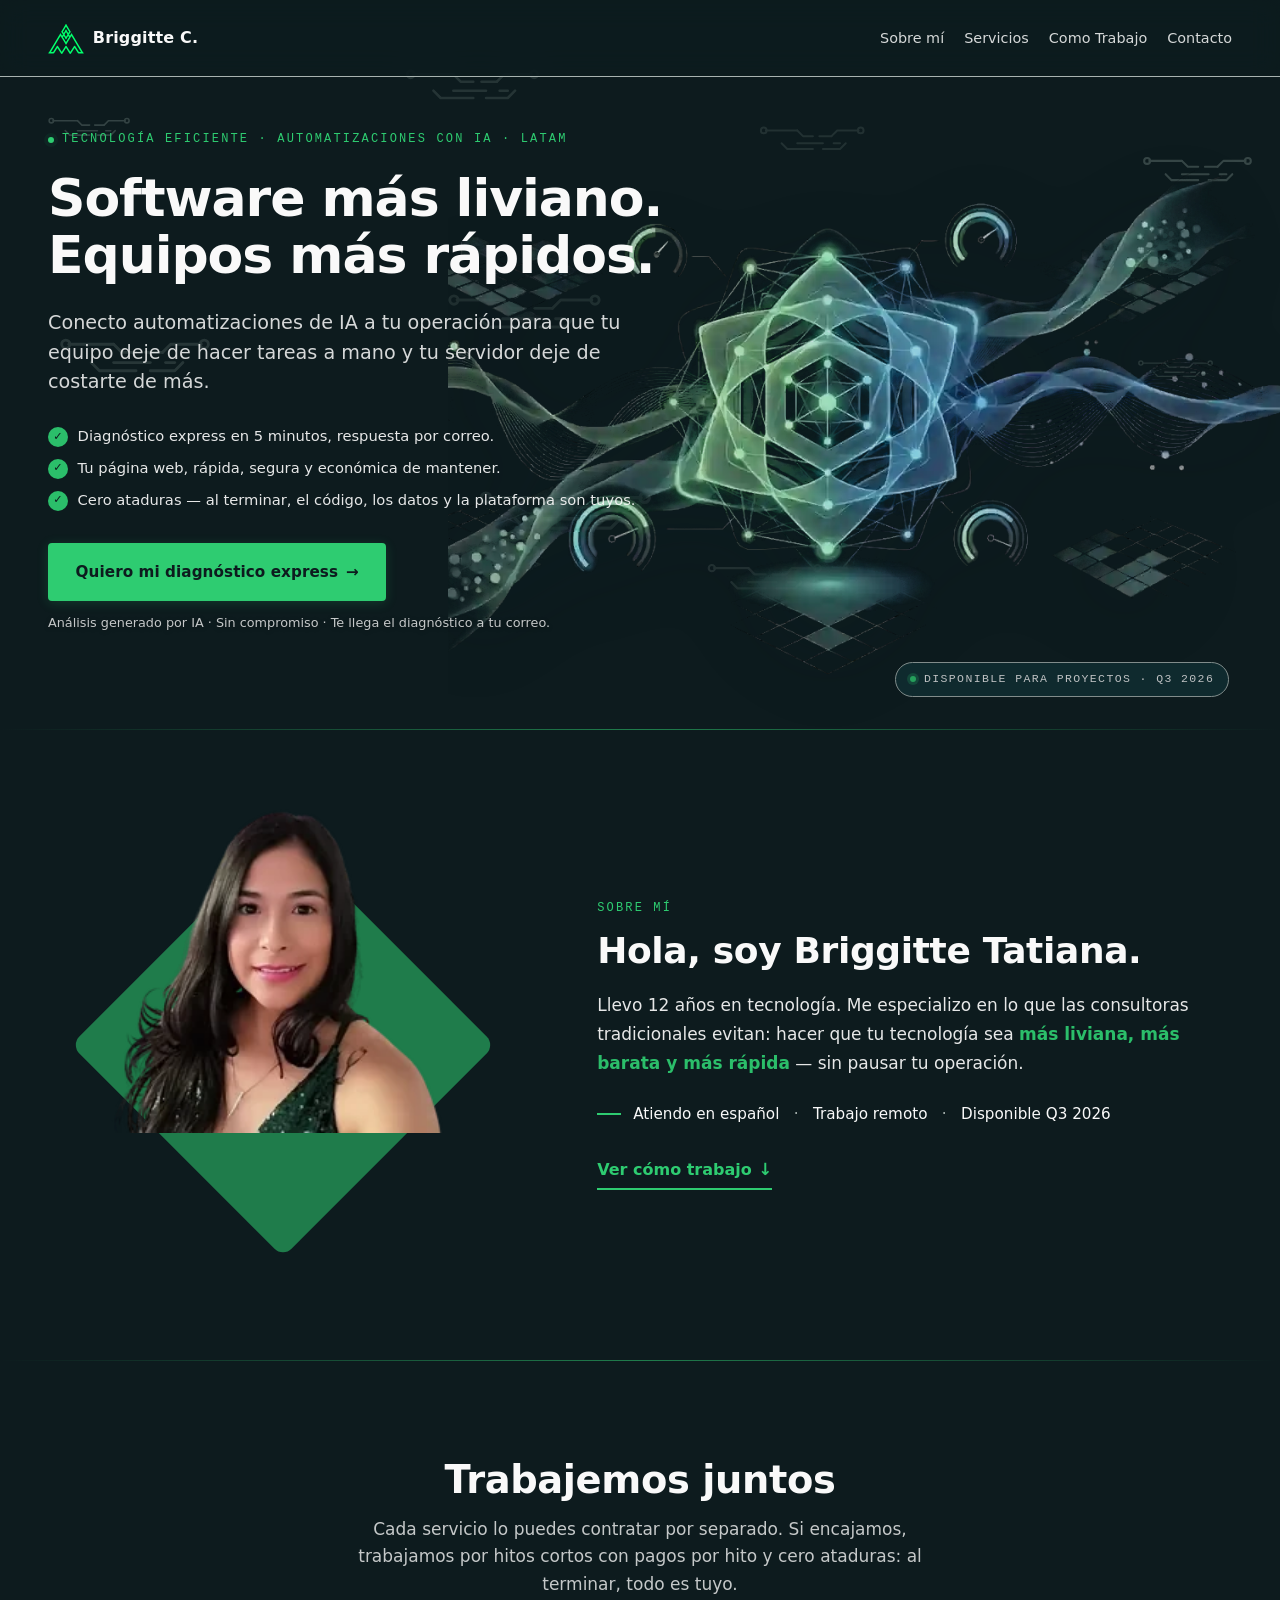
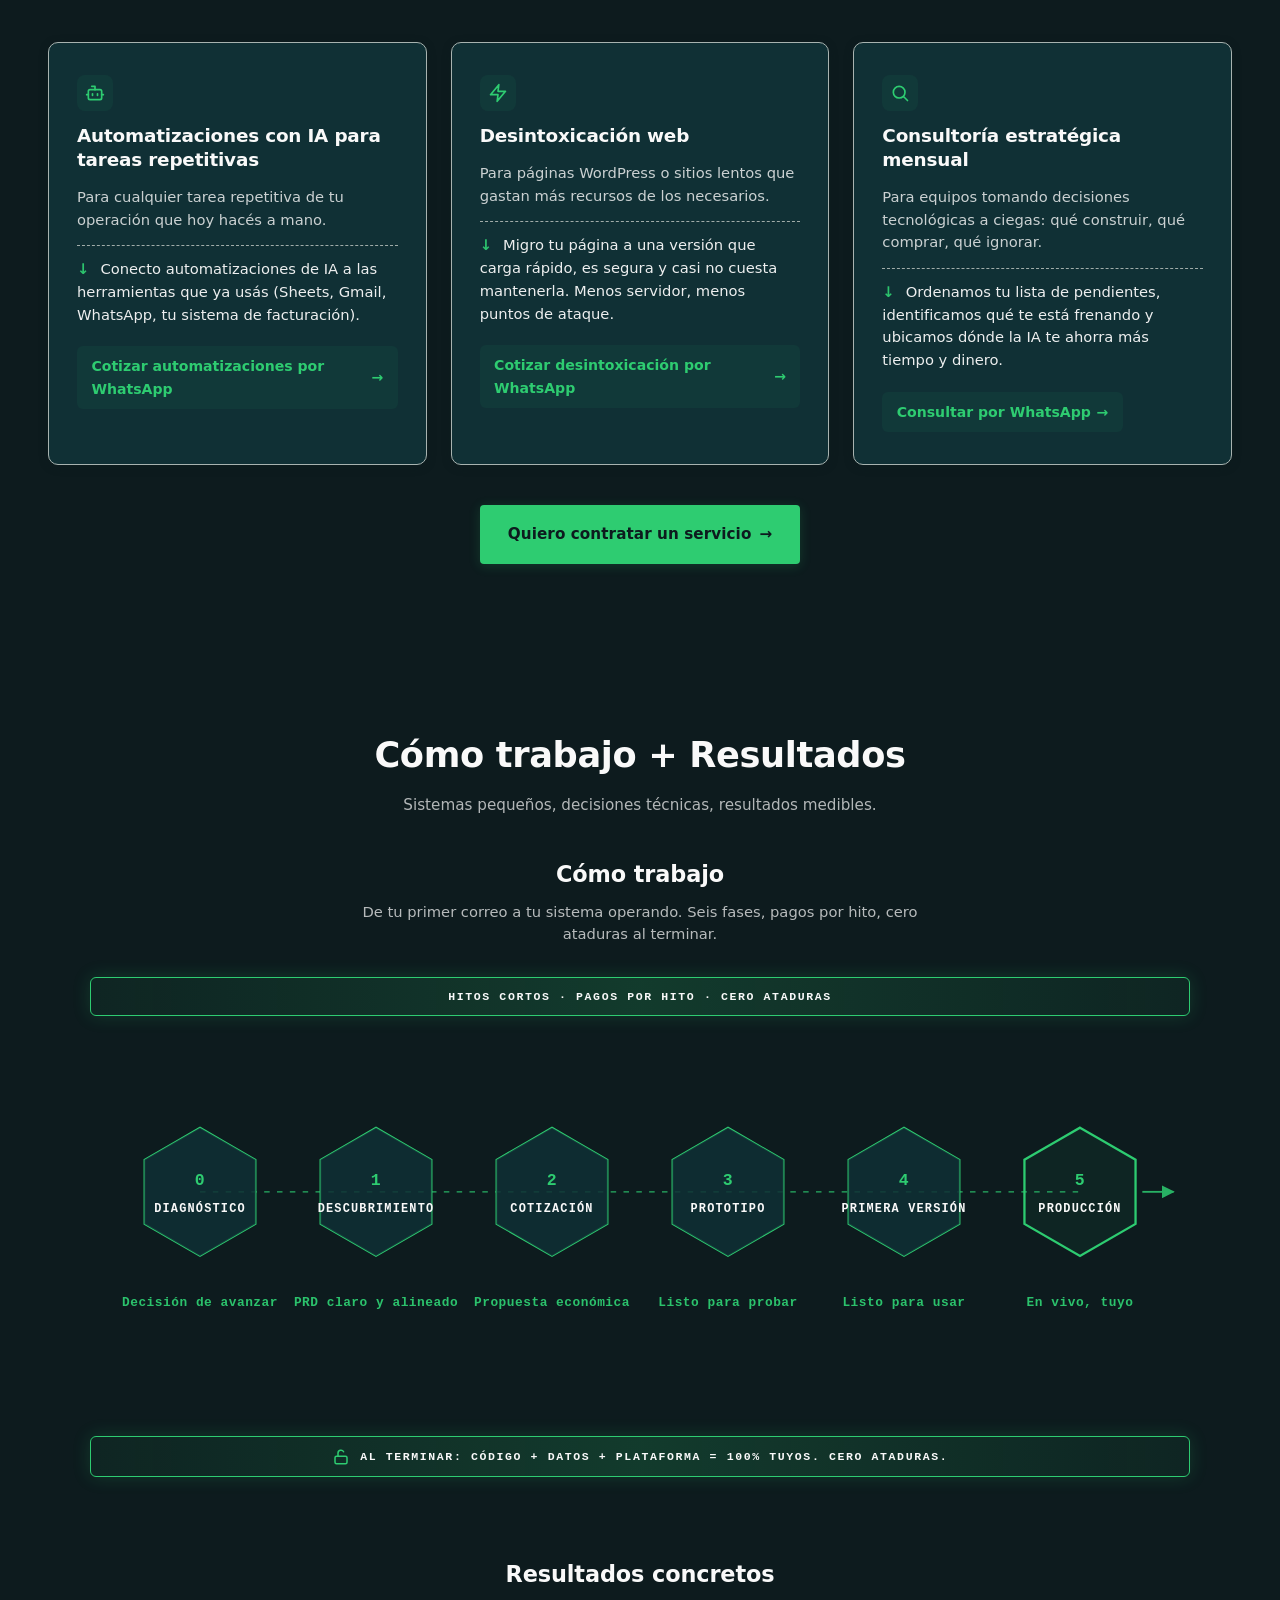
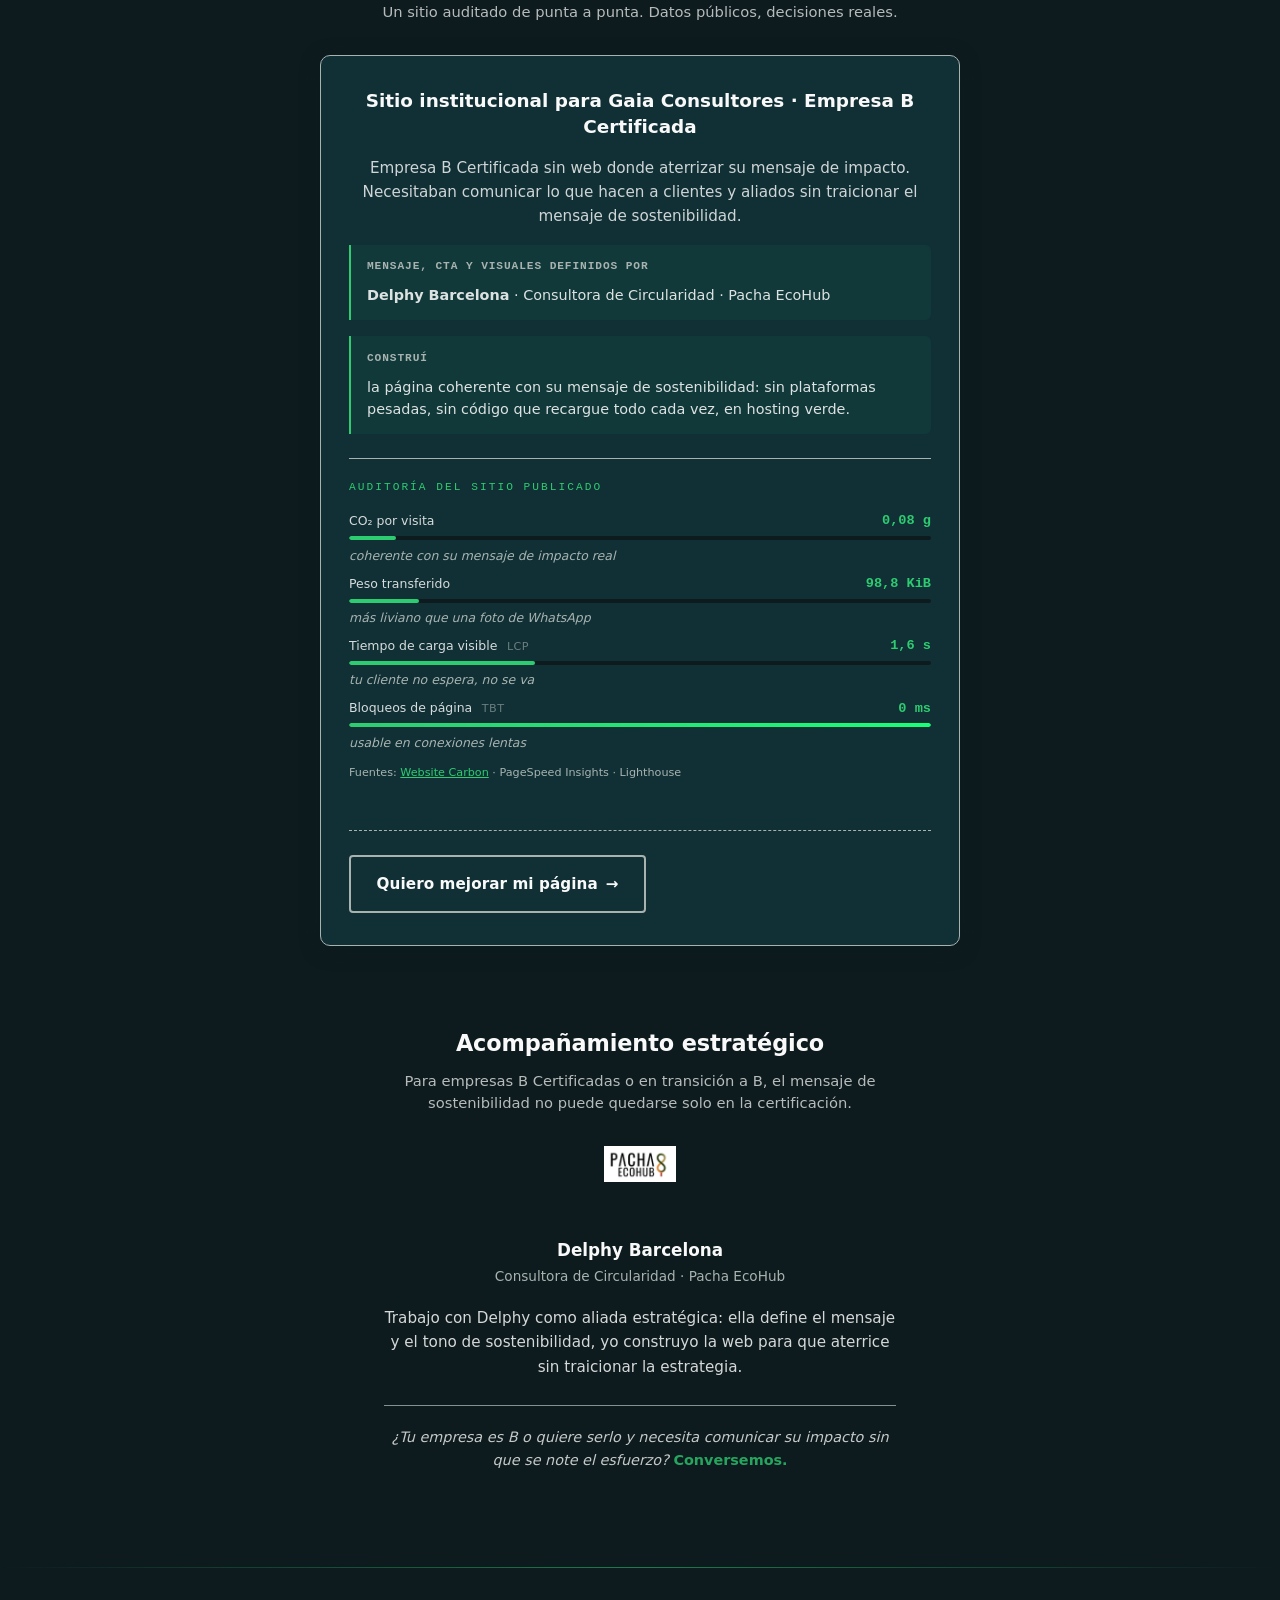
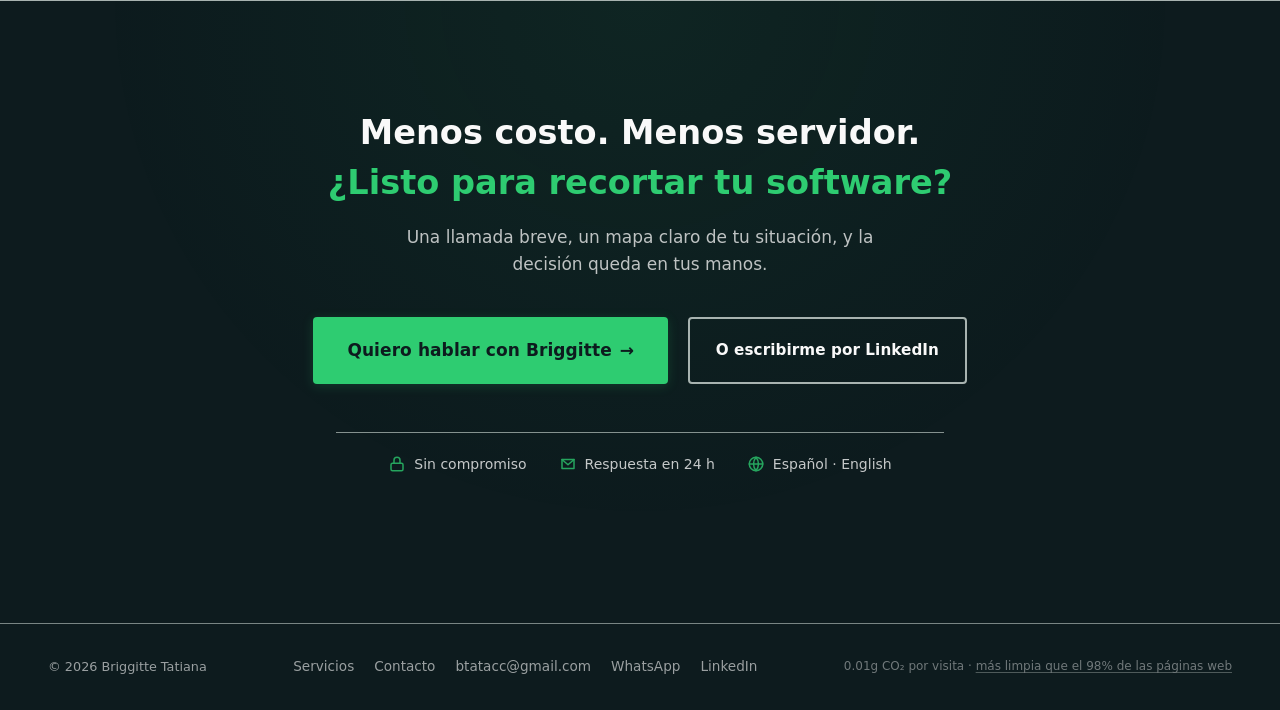
<file: index.html>
<!DOCTYPE html>
<html lang="es">

<head>
  <meta charset="UTF-8">
  <meta name="viewport" content="width=device-width, initial-scale=1.0">
  <meta name="description"
    content="Briggitte Tatiana — Ingeniera de software freelance. Automatizo tareas repetitivas con IA y dejo tu tecnología rápida, barata y de bajo consumo. Sin ataduras, en Latam.">
  <meta name="theme-color" content="#0D1B1E">
  <link rel="canonical" href="https://brillitotech-servicios.liwaisi.tech/">
  <meta property="og:type" content="website">
  <meta property="og:url" content="https://brillitotech-servicios.liwaisi.tech/">
  <meta property="og:title" content="Briggitte Tatiana — Tecnología rápida, barata y de bajo consumo">
  <meta property="og:description"
    content="Ingeniera de software freelance en Latam. Automatizo tareas repetitivas con IA y dejo tu tecnología rápida, barata y de bajo consumo. Sin ataduras.">
  <meta property="og:image" content="https://brillitotech-servicios.liwaisi.tech/assets/hero-illustration.webp">
  <meta property="og:locale" content="es_LATAM">
  <meta name="twitter:card" content="summary_large_image">
  <meta name="twitter:url" content="https://brillitotech-servicios.liwaisi.tech/">
  <meta name="twitter:title" content="Briggitte Tatiana — Tecnología rápida, barata y de bajo consumo">
  <meta name="twitter:description"
    content="Ingeniera de software freelance. Automatizo tareas repetitivas con IA y dejo tu tecnología rápida, barata y de bajo consumo. Sin ataduras, en Latam.">
  <meta name="twitter:image" content="https://brillitotech-servicios.liwaisi.tech/assets/hero-illustration.webp">
  <title>Briggitte Tatiana — Tecnología rápida, barata y de bajo consumo</title>

  <!-- JSON-LD · datos estructurados para rich results en Google -->
  <script type="application/ld+json">
    {
      "@context": "https://schema.org",
      "@type": "ProfessionalService",
      "name": "Briggitte Tatiana — Brillitotech",
      "description": "Ingeniera de software freelance. Automatizo tareas repetitivas con IA y dejo tu tecnología rápida, barata y de bajo consumo en Latam.",
      "url": "https://brillitotech-servicios.liwaisi.tech",
      "image": "https://brillitotech-servicios.liwaisi.tech/assets/sobre_mi.webp",
      "areaServed": { "@type": "Place", "name": "Latinoamérica" },
      "serviceType": ["Automatizaciones con IA", "Sitios web rápidos y económicos", "Consultoría estratégica mensual"],
      "knowsAbout": ["Automatización de procesos", "Optimización web", "Tecnología de bajo consumo"],
      "inLanguage": "es",
      "contactPoint": {
        "@type": "ContactPoint",
        "email": "btatacc@gmail.com",
        "contactOption": "WhatsApp",
        "url": "https://wa.me/573006666230"
      }
    }
  </script>
  <script type="application/ld+json">
    {
      "@context": "https://schema.org",
      "@type": "Person",
      "name": "Briggitte Tatiana",
      "jobTitle": "Ingeniera de Software Freelance",
      "description": "Ingeniera de software freelance. Hago que tu tecnología sea más rápida, más barata y consuma menos energía. Trabajo con equipos en Latam.",
      "url": "https://brillitotech-servicios.liwaisi.tech",
      "image": "https://brillitotech-servicios.liwaisi.tech/assets/sobre_mi.webp",
      "sameAs": ["https://www.linkedin.com/in/brillitotec/"]
    }
  </script>

  <!--
    ============================================================
    CSS EXTERNO · Arquitectura por responsabilidades
    ------------------------------------------------------------
    tokens.css      Variables de tema (paleta, tipografía, espacios)
    base.css        Reset, body, defaults
    decor.css       Marcas de agua de fondo y capa sobre el decor
    header.css      Header, nav y logo
    layout.css      Container, hero-grid, services-grid, bio-grid, breakpoints
    buttons.css     .btn y variantes (.btn--primary, .btn--ghost)
    sections-hero.css     Hero (eyebrow, h1, sub, props, CTA, illustration)
    sections-servicios.css Servicios + cards reutilizables
    sections-como-trabajo.css Como trabajo + titles compartidos + closing
    sections-resultados.css Impact bars + resultado-card + acompañamiento-card
    sections-closing.css   CTA final + trust signals
    footer.css      Pie de página
    bio.css         Sobre mí (foto + texto + copy)
    modal/modal-core.css       Modal: toggle + backdrop + panel + close + header + a11y
    modal/modal-form.css       Modal: form completo (field + inputs + counter + submit)
    modal/modal-overlay.css    Modal: overlay "Generando diagnóstico" + animaciones
    modal/modal-responsive.css Modal: responsive mobile (@media max-width: 720px)

    Orden de carga: importa. tokens primero (todo depende de él).
    ============================================================
  -->
  <link rel="stylesheet" href="css/tokens.css">
  <link rel="stylesheet" href="css/base.css">
  <link rel="stylesheet" href="css/decor.css">
  <link rel="stylesheet" href="css/header.css">
  <link rel="stylesheet" href="css/layout.css">
  <link rel="stylesheet" href="css/buttons.css">
  <link rel="stylesheet" href="css/modal/modal-core.css">
  <link rel="stylesheet" href="css/modal/modal-form.css">
  <link rel="stylesheet" href="css/modal/modal-overlay.css">
  <link rel="stylesheet" href="css/modal/modal-responsive.css">
  <link rel="stylesheet" href="css/bio.css">
  <link rel="stylesheet" href="css/seccion/sections-hero.css">
  <link rel="stylesheet" href="css/seccion/sections-servicios.css">
  <link rel="stylesheet" href="css/seccion/sections-como-trabajo.css">
  <link rel="stylesheet" href="css/seccion/sections-resultados.css">
  <link rel="stylesheet" href="css/seccion/sections-closing.css">
  <link rel="stylesheet" href="css/footer.css">
</head>

<body>

  <!--
    ============================================================
    TOGGLE DEL MODAL DE DIAGNÓSTICO — Sin JavaScript
    ------------------------------------------------------------
    Mismo patrón que el toggle de tema:
    1) <input type="checkbox"> oculto al inicio del body.
    2) El CTA del hero (línea ~172) usa <label for="diagnostico-toggle">
       en vez de <a>: al hacer clic marca/desmarca el checkbox.
    3) El bloque .modal (al final del body) se muestra/oculta
       según el estado de este checkbox, vía CSS puro.
    4) El botón "X" dentro del modal es otro <label for="diagnostico-toggle">:
       al hacer clic desmarca el checkbox y cierra el modal.
    ============================================================
  -->
  <input type="checkbox" id="diagnostico-toggle" aria-label="Abrir formulario de diagnóstico">

  <!--
    ============================================================
    FONDO DECORATIVO (marcas de agua globales)
    ------------------------------------------------------------
    Wrapper .bg-decor position:fixed cubre todo el viewport
    con tres capas:
      · .bg-decor__col--left  → 3 marcas (SVG <use>) a la izq
      · .bg-decor__col--right → 3 marcas (SVG <use>) a la der
      · .bg-decor__center     → 8 marcas distribuidas en grid 2×4
    z-index: -1 → queda detrás del contenido.
    aria-hidden=true: puramente decorativo.
    ============================================================
  -->
  <svg width="0" height="0" style="position:absolute" aria-hidden="true">
    <symbol id="decor-logo" viewBox="0 0 1080 1350" fill="none" stroke="#5A6B68" stroke-width="14"
      stroke-linecap="round" stroke-linejoin="round">
      <line x1="225" y1="600" x2="445" y2="600" />
      <polyline points="445,600 485,640 555,640" />
      <line x1="600" y1="640" x2="685" y2="640" />
      <polyline points="685,640 725,600 875,600" />
      <line x1="445" y1="690" x2="625" y2="690" />
      <line x1="700" y1="690" x2="745" y2="690" />
      <polyline points="335,690 375,730 555,730" />
      <polyline points="625,730 745,730 785,690" />
      <circle cx="210" cy="600" r="20" />
      <circle cx="890" cy="600" r="20" />
    </symbol>
  </svg>

  <div class="bg-decor" aria-hidden="true">
    <div class="bg-decor__col bg-decor__col--left">
      <svg class="bg-decor__mark" viewBox="0 0 1080 1350" preserveAspectRatio="xMidYMid meet">
        <use href="#decor-logo" />
      </svg>
      <svg class="bg-decor__mark" viewBox="0 0 1080 1350" preserveAspectRatio="xMidYMid meet">
        <use href="#decor-logo" />
      </svg>
      <svg class="bg-decor__mark" viewBox="0 0 1080 1350" preserveAspectRatio="xMidYMid meet">
        <use href="#decor-logo" />
      </svg>
    </div>
    <div class="bg-decor__col bg-decor__col--right">
      <svg class="bg-decor__mark" viewBox="0 0 1080 1350" preserveAspectRatio="xMidYMid meet">
        <use href="#decor-logo" />
      </svg>
      <svg class="bg-decor__mark" viewBox="0 0 1080 1350" preserveAspectRatio="xMidYMid meet">
        <use href="#decor-logo" />
      </svg>
      <svg class="bg-decor__mark" viewBox="0 0 1080 1350" preserveAspectRatio="xMidYMid meet">
        <use href="#decor-logo" />
      </svg>
    </div>
    <div class="bg-decor__center">
      <svg class="bg-decor__mark--center" viewBox="0 0 1080 1350" preserveAspectRatio="xMidYMid meet">
        <use href="#decor-logo" />
      </svg>
      <svg class="bg-decor__mark--center" viewBox="0 0 1080 1350" preserveAspectRatio="xMidYMid meet">
        <use href="#decor-logo" />
      </svg>
      <svg class="bg-decor__mark--center" viewBox="0 0 1080 1350" preserveAspectRatio="xMidYMid meet">
        <use href="#decor-logo" />
      </svg>
      <svg class="bg-decor__mark--center" viewBox="0 0 1080 1350" preserveAspectRatio="xMidYMid meet">
        <use href="#decor-logo" />
      </svg>
      <svg class="bg-decor__mark--center" viewBox="0 0 1080 1350" preserveAspectRatio="xMidYMid meet">
        <use href="#decor-logo" />
      </svg>
      <svg class="bg-decor__mark--center" viewBox="0 0 1080 1350" preserveAspectRatio="xMidYMid meet">
        <use href="#decor-logo" />
      </svg>
      <svg class="bg-decor__mark--center" viewBox="0 0 1080 1350" preserveAspectRatio="xMidYMid meet">
        <use href="#decor-logo" />
      </svg>
      <svg class="bg-decor__mark--center" viewBox="0 0 1080 1350" preserveAspectRatio="xMidYMid meet">
        <use href="#decor-logo" />
      </svg>
    </div>
  </div>

  <!-- ============================================================
       1 · HEADER / NAV
       ============================================================ -->
  <header class="site-header">
    <div class="container">
      <nav class="nav" aria-label="Navegación principal">
        <a href="#inicio" class="logo" aria-label="Volver al inicio · Brillitotech">
          <img src="assets/brillito-logo-header.webp" alt="" width="36" height="36" class="logo__mark" loading="eager"
            decoding="async">
          <span class="logo__text">Briggitte C.<span class="logo__dot"></span></span>
        </a>
        <ul class="nav-links">
          <li><a href="#sobre-mi">Sobre mí</a></li>
          <li><a href="#servicios">Servicios</a></li>
          <li><a href="#testimonios">Como Trabajo</a></li>
          <li><a href="#contacto">Contacto</a></li>
        </ul>
      </nav>
    </div>
  </header>

  <main>

    <!-- ============================================================
         2 · HERO
         ------------------------------------------------------------
         Jerarquía (de arriba a abajo):
           1. Eyebrow (rol + posicionamiento)
           2. H1 (idea fuerte, 4-8 palabras)
           3. H2 (promesa concreta con dolor → solución)
           4. Value props (3 bullets · ancla de credibilidad)
           5. CTA primario
           6. Help text (alivia objeciones finales)
         Columna derecha: avatar/foto con badge de disponibilidad.
         ============================================================ -->
    <section class="hero" id="inicio">
      <div class="container">
        <div class="hero-grid">

          <div class="hero-text">
            <p class="hero-eyebrow">
              <span class="hero-eyebrow__dot" aria-hidden="true"></span>
              Tecnología eficiente · Automatizaciones con IA · Latam
            </p>

            <h1>Software más liviano.<br>Equipos más rápidos.</h1>

            <h2 class="hero-sub">
              Conecto automatizaciones de IA a tu operación para que tu equipo
              deje de hacer tareas a mano y tu servidor deje de costarte de más.
            </h2>

            <ul class="hero-props" aria-label="Qué incluye trabajar conmigo">
              <li><span class="hero-props__check" aria-hidden="true">✓</span> Diagnóstico express en 5 minutos,
                respuesta por correo.</li>
              <li><span class="hero-props__check" aria-hidden="true">✓</span> Tu página web, rápida, segura y económica de mantener.</li>
              <li><span class="hero-props__check" aria-hidden="true">✓</span> Cero ataduras — al terminar, el código,
                los datos y la plataforma son tuyos.</li>
            </ul>

            <div class="hero-cta">
              <label for="diagnostico-toggle" class="btn btn--primary" role="button" tabindex="0">
                Quiero mi diagnóstico express
                <span class="btn__arrow" aria-hidden="true">→</span>
              </label>
              <p class="hero-cta__help">
                Análisis generado por IA · Sin compromiso · Te llega el diagnóstico a tu correo.
              </p>
            </div>
          </div>

        </div>
      </div>

      <div class="hero-illustration-float" aria-hidden="true">
        <img src="assets/hero-illustration.webp" alt="" width="1408" height="768" class="hero-illustration"
          loading="eager" decoding="async">
      </div>

      <span class="hero-availability">
        <span class="hero-availability__dot" aria-hidden="true"></span>
        Disponible para proyectos · Q3 2026
      </span>
    </section>

    <!-- 3 · SOBRE BRIGGITTE (foto + comentario personal) -->
    <section id="sobre-mi" class="bio">
      <div class="container">
        <div class="bio-grid">

          <div class="bio-photo">
            <span class="bio-photo__diamond" aria-hidden="true"></span>
            <img src="assets/sobre_mi.webp" alt="Briggitte Tatiana — ingeniera de software freelance"
              class="bio-photo__img" width="800" height="800" loading="lazy" decoding="async">
          </div>

          <div class="bio-text">
            <p class="bio-eyebrow">Sobre mí</p>
            <h2 class="bio-title">Hola, soy Briggitte Tatiana.</h2>
            <p class="bio-lead">
              Llevo 12 años en tecnología. Me especializo en lo
              que las consultoras tradicionales evitan: hacer que tu
              tecnología sea <strong>más liviana, más barata y
                más rápida</strong> — sin pausar tu operación.
            </p>

            <div class="bio-divider">
              <span class="bio-divider__dash" aria-hidden="true"></span>
              <span class="bio-divider__text">Atiendo en español</span>
              <span class="bio-divider__sep">·</span>
              <span class="bio-divider__text">Trabajo remoto</span>
              <span class="bio-divider__sep">·</span>
              <span class="bio-divider__text">Disponible Q3 2026</span>
            </div>

            <a href="#servicios" class="bio-cta">
              Ver cómo trabajo
              <span class="bio-cta__arrow" aria-hidden="true">↓</span>
            </a>
          </div>

        </div>
      </div>
    </section>

    <!-- 4 · SERVICIOS -->
    <section id="servicios">
      <div class="container">
        <h2 class="services-title">Trabajemos juntos</h2>
        <p class="services-sub">
          Cada servicio lo puedes contratar por separado. Si encajamos, trabajamos por hitos cortos
          con pagos por hito y cero ataduras: al terminar, todo es tuyo.
        </p>

        <div class="services-grid">

          <article class="card">
            <span class="card-icon card-icon--bolt" aria-hidden="true">
              <svg viewBox="0 0 24 24" fill="none" stroke="currentColor" stroke-width="2" stroke-linecap="round"
                stroke-linejoin="round">
                <path d="M12 8V4H8" />
                <rect width="16" height="12" x="4" y="8" rx="2" />
                <path d="M2 14h2" />
                <path d="M20 14h2" />
                <path d="M15 13v2" />
                <path d="M9 13v2" />
              </svg>
            </span>
            <h3>Automatizaciones con IA para tareas repetitivas</h3>
            <p class="card__problem">Para cualquier tarea repetitiva de tu operación
              que hoy hacés a mano.</p>
            <p class="card__solution"><span class="card__arrow" aria-hidden="true">↓</span>
              Conecto automatizaciones de IA a las herramientas que ya usás
              (Sheets, Gmail, WhatsApp, tu sistema de facturación).
            </p>
            <a class="card__whatsapp"
              href="https://wa.me/573006666230?text=Hola%20Briggitte%2C%20vi%20tu%20servicio%20de%20automatizaciones%20con%20IA%20y%20quiero%20cotizar."
              target="_blank" rel="noopener">
              Cotizar automatizaciones por WhatsApp <span aria-hidden="true">→</span>
            </a>
          </article>

          <article class="card">
            <span class="card-icon card-icon--leaf" aria-hidden="true">
              <svg viewBox="0 0 24 24" fill="none" stroke="currentColor" stroke-width="2" stroke-linecap="round"
                stroke-linejoin="round">
                <polygon points="13 2 3 14 12 14 11 22 21 10 12 10 13 2"></polygon>
              </svg>
            </span>
            <h3>Desintoxicación web</h3>
            <p class="card__problem">Para páginas WordPress o sitios lentos
              que gastan más recursos de los necesarios.</p>
            <p class="card__solution"><span class="card__arrow" aria-hidden="true">↓</span>
              Migro tu página a una versión que carga rápido, es segura
              y casi no cuesta mantenerla. Menos servidor, menos puntos de ataque.
            </p>
            <a class="card__whatsapp"
              href="https://wa.me/573006666230?text=Hola%20Briggitte%2C%20me%20interesa%20la%20desintoxicaci%C3%B3n%20de%20mi%20p%C3%A1gina%20web."
              target="_blank" rel="noopener">
              Cotizar desintoxicación por WhatsApp <span aria-hidden="true">→</span>
            </a>
          </article>

          <article class="card">
            <span class="card-icon card-icon--scope" aria-hidden="true">
              <svg viewBox="0 0 24 24" fill="none" stroke="currentColor" stroke-width="2" stroke-linecap="round"
                stroke-linejoin="round">
                <circle cx="11" cy="11" r="7"></circle>
                <line x1="21" y1="21" x2="16.5" y2="16.5"></line>
              </svg>
            </span>
            <h3>Consultoría estratégica mensual</h3>
            <p class="card__problem">Para equipos tomando decisiones tecnológicas a ciegas:
              qué construir, qué comprar, qué ignorar.</p>
            <p class="card__solution"><span class="card__arrow" aria-hidden="true">↓</span>
              Ordenamos tu lista de pendientes, identificamos qué te está frenando
              y ubicamos dónde la IA te ahorra más tiempo y dinero.
            </p>
            <a class="card__whatsapp"
              href="https://wa.me/573006666230?text=Hola%20Briggitte%2C%20tengo%20preguntas%20sobre%20consultor%C3%ADa%20estrat%C3%A9gica%20mensual."
              target="_blank" rel="noopener">
              Consultar por WhatsApp <span aria-hidden="true">→</span>
            </a>
          </article>

        </div>

        <div class="services-cta">
          <a class="btn btn--primary"
            href="https://wa.me/573006666230?text=Hola%2C%20quiero%20cotizar%20uno%20de%20tus%20servicios"
            target="_blank" rel="noopener">
            Quiero contratar un servicio
            <span class="btn__arrow" aria-hidden="true">→</span>
          </a>
        </div>
      </div>
    </section>

    <!-- 5 · CÓMO TRABAJO + RESULTADOS
         ------------------------------------------------------------
         Reemplazo del antiguo bloque de testimonios. Misma id
         (#testimonios) para no romper anchors del nav y del menú.
         Dos sub-secciones dentro de una sección unificada:
           1. Cómo trabajo    → flujo SVG de 6 hexágonos (Fase 0–5)
           2. Resultados      → caso real auditado (Gaia)
         Sin testimonios fabricados. Sin métricas inventadas. Sin JS. -->
    <section id="testimonios">
      <div class="container">
        <h2 class="section-title">Cómo trabajo + Resultados</h2>
        <p class="section-sub">Sistemas pequeños, decisiones técnicas, resultados medibles.</p>

        <!-- ============================================================
             5.1 · CÓMO TRABAJO · marco freelance
             ------------------------------------------------------------
             Infografía SVG inline: 6 hexágonos numerados (Fase 0–5)
             conectados por una línea de progreso. Dos banners de
             garantía (arriba: hitos cortos · cero ataduras;
             abajo: al terminar todo es tuyo). Sin dependencias
             externas. aria-label describe el flujo completo.
             ============================================================ -->
        <div class="subsection">
          <h3 class="subsection-title">Cómo trabajo</h3>
          <p class="subsection-sub">
            De tu primer correo a tu sistema operando. Seis fases, pagos por hito,
            cero ataduras al terminar.
          </p>

          <!-- Banner superior · garantías de trabajo -->
          <div class="marco-banner marco-banner--top" aria-hidden="false">
            <span class="marco-banner__text">
              HITOS CORTOS · PAGOS POR HITO · CERO ATADURAS
            </span>
          </div>

          <!--
            viewBox 1200x540: da espacio entre los entregables verdes
            y el banner inferior. En desktop, el .marco-banner--bottom
            usa margin-top negativo para subir y emparejar con el
            banner superior. En mobile, el aire extra se aprovecha
            para que los textos verdes no se monten entre sí.
          -->
          <!--
            viewBox 1200x620: aumenta la altura para dar más aire
            vertical entre los hexágonos y los entregables verdes
            inferiores. En mobile (cuando el SVG escala a ~360px de
            ancho) cada px del viewBox equivale a ~0.3px reales,
            por eso este padding interno se nota mucho.
          -->
          <svg class="flow-hexagram" viewBox="0 0 1200 620" xmlns="http://www.w3.org/2000/svg" role="img"
            aria-label="Flujo freelance en seis fases: 0 Decisión de avanzar, 1 PRD claro y alineado, 2 Propuesta económica, 3 Listo para probar, 4 Listo para usar, 5 En vivo, tuyo.">

            <!-- Definiciones: glow suave + marcador de flecha hexagonal -->
            <defs>
              <filter id="hex-glow" x="-50%" y="-50%" width="200%" height="200%">
                <feGaussianBlur stdDeviation="3" result="blur" />
                <feMerge>
                  <feMergeNode in="blur" />
                  <feMergeNode in="SourceGraphic" />
                </feMerge>
              </filter>
              <marker id="hex-arrow" viewBox="0 0 10 10" refX="9" refY="5" markerWidth="7" markerHeight="7"
                orient="auto-start-reverse">
                <path d="M 0 0 L 10 5 L 0 10 z" fill="currentColor" />
              </marker>
            </defs>

            <!-- Línea de progreso que conecta los 6 hexágonos.
                 Pasa por el centro vertical (y=170) de cada uno.
                 Glow sutil vía filtro (refuerza identidad sin pesar). -->
            <line class="flow-hexagram__line" x1="120" y1="170" x2="1080" y2="170" />

            <!-- Hexágono 0 · DIAGNÓSTICO -->
            <g class="flow-hex-node" transform="translate(120,170)">
              <polygon class="flow-hex__shape" points="0,-70 60.6,-35 60.6,35 0,70 -60.6,35 -60.6,-35" />
              <polygon class="flow-hex__fill" points="0,-70 60.6,-35 60.6,35 0,70 -60.6,35 -60.6,-35" />
              <text class="flow-hex__num" y="-8" text-anchor="middle">0</text>
              <text class="flow-hex__title" y="22" text-anchor="middle">DIAGNÓSTICO</text>
              <text class="flow-hex__deliv" y="125" text-anchor="middle">Decisión de avanzar</text>
            </g>

            <!-- Hexágono 1 · DESCUBRIMIENTO -->
            <g class="flow-hex-node" transform="translate(312,170)">
              <polygon class="flow-hex__shape" points="0,-70 60.6,-35 60.6,35 0,70 -60.6,35 -60.6,-35" />
              <polygon class="flow-hex__fill" points="0,-70 60.6,-35 60.6,35 0,70 -60.6,35 -60.6,-35" />
              <text class="flow-hex__num" y="-8" text-anchor="middle">1</text>
              <text class="flow-hex__title" y="22" text-anchor="middle">DESCUBRIMIENTO</text>
              <text class="flow-hex__deliv" y="125" text-anchor="middle">PRD claro y alineado</text>
            </g>

            <!-- Hexágono 2 · COTIZACIÓN -->
            <g class="flow-hex-node" transform="translate(504,170)">
              <polygon class="flow-hex__shape" points="0,-70 60.6,-35 60.6,35 0,70 -60.6,35 -60.6,-35" />
              <polygon class="flow-hex__fill" points="0,-70 60.6,-35 60.6,35 0,70 -60.6,35 -60.6,-35" />
              <text class="flow-hex__num" y="-8" text-anchor="middle">2</text>
              <text class="flow-hex__title" y="22" text-anchor="middle">COTIZACIÓN</text>
              <text class="flow-hex__deliv" y="125" text-anchor="middle">Propuesta económica</text>
            </g>

            <!-- Hexágono 3 · PROTOTIPO -->
            <g class="flow-hex-node" transform="translate(696,170)">
              <polygon class="flow-hex__shape" points="0,-70 60.6,-35 60.6,35 0,70 -60.6,35 -60.6,-35" />
              <polygon class="flow-hex__fill" points="0,-70 60.6,-35 60.6,35 0,70 -60.6,35 -60.6,-35" />
              <text class="flow-hex__num" y="-8" text-anchor="middle">3</text>
              <text class="flow-hex__title" y="22" text-anchor="middle">PROTOTIPO</text>
              <text class="flow-hex__deliv" y="125" text-anchor="middle">Listo para probar</text>
            </g>

            <!-- Hexágono 4 · PRIMERA VERSIÓN -->
            <g class="flow-hex-node" transform="translate(888,170)">
              <polygon class="flow-hex__shape" points="0,-70 60.6,-35 60.6,35 0,70 -60.6,35 -60.6,-35" />
              <polygon class="flow-hex__fill" points="0,-70 60.6,-35 60.6,35 0,70 -60.6,35 -60.6,-35" />
              <text class="flow-hex__num" y="-8" text-anchor="middle">4</text>
              <text class="flow-hex__title" y="22" text-anchor="middle">PRIMERA VERSIÓN</text>
              <text class="flow-hex__deliv" y="125" text-anchor="middle">Listo para usar</text>
            </g>

            <!-- Hexágono 5 · PRODUCCIÓN · última fase, sale del marco -->
            <g class="flow-hex-node flow-hex-node--last" transform="translate(1080,170)">
              <polygon class="flow-hex__shape" points="0,-70 60.6,-35 60.6,35 0,70 -60.6,35 -60.6,-35" />
              <polygon class="flow-hex__fill" points="0,-70 60.6,-35 60.6,35 0,70 -60.6,35 -60.6,-35" />
              <text class="flow-hex__num" y="-8" text-anchor="middle">5</text>
              <text class="flow-hex__title" y="22" text-anchor="middle">PRODUCCIÓN</text>
              <text class="flow-hex__deliv" y="125" text-anchor="middle">En vivo, tuyo</text>
            </g>

            <!-- Flecha final · sale del hex 5 apuntando a "tuyo" -->
            <line class="flow-hexagram__arrow-out" x1="1148" y1="170" x2="1182" y2="170" marker-end="url(#hex-arrow)" />
          </svg>

          <!--
            SVG MOBILE (≤720px) · Layout 3+3 zigzag.
            3 hexs arriba (0, 1, 2) + 3 hexs abajo (3, 4, 5) conectados
            por flechas verticales zig-zag. ViewBox más cuadrado (500x720)
            para que cada hex ocupe ~150px de ancho real en mobile y
            los textos se lean.
            Display:none en desktop via CSS; el SVG desktop de arriba
            sigue siendo el principal en ≥720px.
          -->
          <svg class="flow-hexagram-mobile" viewBox="0 0 500 720" xmlns="http://www.w3.org/2000/svg" role="img"
            aria-label="Flujo freelance en seis fases en móvil: 0 Decisión de avanzar, 1 PRD claro y alineado, 2 Propuesta económica, 3 Listo para probar, 4 Listo para usar, 5 En vivo, tuyo.">

            <!-- Definiciones reutilizadas: marker de flecha -->
            <defs>
              <marker id="hex-arrow-mobile" viewBox="0 0 10 10" refX="9" refY="5" markerWidth="7" markerHeight="7"
                orient="auto-start-reverse">
                <path d="M 0 0 L 10 5 L 0 10 z" fill="currentColor" />
              </marker>
            </defs>

            <!-- Fila 1 · HEXS 0, 1, 2 (arriba) -->
            <!-- Línea horizontal punteada fila 1 -->
            <line class="flow-hexagram__line" x1="80" y1="100" x2="420" y2="100" />

            <!-- Hex 0 · DIAGNÓSTICO (arriba-izquierda) -->
            <g class="flow-hex-node" transform="translate(80,100)">
              <polygon class="flow-hex__shape" points="0,-60 52,-30 52,30 0,60 -52,30 -52,-30" />
              <polygon class="flow-hex__fill" points="0,-60 52,-30 52,30 0,60 -52,30 -52,-30" />
              <text class="flow-hex__num" y="-6" text-anchor="middle">0</text>
              <text class="flow-hex__title" y="18" text-anchor="middle">DIAGNÓSTICO</text>
              <text class="flow-hex__deliv" y="105" text-anchor="middle">Decisión de avanzar</text>
            </g>

            <!-- Hex 1 · DESCUBRIMIENTO (arriba-centro) -->
            <g class="flow-hex-node" transform="translate(250,100)">
              <polygon class="flow-hex__shape" points="0,-60 52,-30 52,30 0,60 -52,30 -52,-30" />
              <polygon class="flow-hex__fill" points="0,-60 52,-30 52,30 0,60 -52,30 -52,-30" />
              <text class="flow-hex__num" y="-6" text-anchor="middle">1</text>
              <text class="flow-hex__title" y="18" text-anchor="middle">DESCUBRIMIENTO</text>
              <text class="flow-hex__deliv" y="105" text-anchor="middle">PRD claro y alineado</text>
            </g>

            <!-- Hex 2 · COTIZACIÓN (arriba-derecha) -->
            <g class="flow-hex-node" transform="translate(420,100)">
              <polygon class="flow-hex__shape" points="0,-60 52,-30 52,30 0,60 -52,30 -52,-30" />
              <polygon class="flow-hex__fill" points="0,-60 52,-30 52,30 0,60 -52,30 -52,-30" />
              <text class="flow-hex__num" y="-6" text-anchor="middle">2</text>
              <text class="flow-hex__title" y="18" text-anchor="middle">COTIZACIÓN</text>
              <text class="flow-hex__deliv" y="105" text-anchor="middle">Propuesta económica</text>
            </g>

            <!-- Flecha zigzag · hex 2 (arriba-derecha, x=420) → hex 3 (abajo-izquierda, x=80) -->
            <path class="flow-hexagram__zigzag" d="M 420,160 L 420,260 L 80,260 L 80,320" fill="none"
              stroke="currentColor" stroke-width="1.5" stroke-dasharray="6 8" opacity="0.85"
              marker-end="url(#hex-arrow-mobile)" />

            <!-- Fila 2 · HEXS 3, 4, 5 (abajo) -->
            <!-- Línea horizontal punteada fila 2 -->
            <line class="flow-hexagram__line" x1="80" y1="430" x2="420" y2="430" />

            <!-- Hex 3 · PROTOTIPO (abajo-izquierda) -->
            <g class="flow-hex-node" transform="translate(80,430)">
              <polygon class="flow-hex__shape" points="0,-60 52,-30 52,30 0,60 -52,30 -52,-30" />
              <polygon class="flow-hex__fill" points="0,-60 52,-30 52,30 0,60 -52,30 -52,-30" />
              <text class="flow-hex__num" y="-6" text-anchor="middle">3</text>
              <text class="flow-hex__title" y="18" text-anchor="middle">PROTOTIPO</text>
              <text class="flow-hex__deliv" y="105" text-anchor="middle">Listo para probar</text>
            </g>

            <!-- Hex 4 · PRIMERA VERSIÓN (abajo-centro) -->
            <g class="flow-hex-node" transform="translate(250,430)">
              <polygon class="flow-hex__shape" points="0,-60 52,-30 52,30 0,60 -52,30 -52,-30" />
              <polygon class="flow-hex__fill" points="0,-60 52,-30 52,30 0,60 -52,30 -52,-30" />
              <text class="flow-hex__num" y="-6" text-anchor="middle">4</text>
              <text class="flow-hex__title" y="18" text-anchor="middle">PRIMERA VERSIÓN</text>
              <text class="flow-hex__deliv" y="105" text-anchor="middle">Listo para usar</text>
            </g>

            <!-- Hex 5 · PRODUCCIÓN (abajo-derecha, destacado) -->
            <g class="flow-hex-node flow-hex-node--last" transform="translate(420,430)">
              <polygon class="flow-hex__shape" points="0,-60 52,-30 52,30 0,60 -52,30 -52,-30" />
              <polygon class="flow-hex__fill" points="0,-60 52,-30 52,30 0,60 -52,30 -52,-30" />
              <text class="flow-hex__num" y="-6" text-anchor="middle">5</text>
              <text class="flow-hex__title" y="18" text-anchor="middle">PRODUCCIÓN</text>
              <text class="flow-hex__deliv" y="105" text-anchor="middle">En vivo, tuyo</text>
            </g>

            <!-- Flecha final · sale del hex 5 hacia "tuyo" -->
            <line class="flow-hexagram__arrow-out" x1="475" y1="430" x2="490" y2="430"
              marker-end="url(#hex-arrow-mobile)" />
          </svg>

          <!-- Banner inferior · recordatorio del 'todo es tuyo' -->
          <div class="marco-banner marco-banner--bottom" aria-hidden="false">
            <span class="marco-banner__icon" aria-hidden="true">
              <svg viewBox="0 0 24 24" fill="none" stroke="currentColor" stroke-width="2" stroke-linecap="round"
                stroke-linejoin="round">
                <rect x="4" y="11" width="16" height="10" rx="2" />
                <path d="M8 11V7a4 4 0 0 1 7.5-2" />
              </svg>
            </span>
            <span class="marco-banner__text">
              AL TERMINAR: CÓDIGO + DATOS + PLATAFORMA = 100% TUYOS. CERO ATADURAS.
            </span>
          </div>
        </div>

        <!-- ============================================================
             5.2 · RESULTADOS · caso real auditado
             ------------------------------------------------------------
             Cuenta una historia en 4 actos: necesidad del cliente,
             quién definió el mensaje (Delphy), qué construí yo,
             y la auditoría traducida a valor humano. Sin fabricar
             resultados de negocio que no medí.
             ============================================================ -->
        <div class="subsection">
          <h3 class="subsection-title">Resultados concretos</h3>
          <p class="subsection-sub">Un sitio auditado de punta a punta. Datos públicos, decisiones reales.</p>

          <article class="resultado-card">
            <p class="resultado-card__headline">
              Sitio institucional para Gaia Consultores · <strong>Empresa B Certificada</strong>
            </p>

            <p class="resultado-card__body">
              Empresa B Certificada sin web donde aterrizar su mensaje de impacto.
              Necesitaban comunicar lo que hacen a clientes y aliados sin traicionar
              el mensaje de sostenibilidad.
            </p>

            <!-- Quién definió el mensaje, los CTA y el diseño visual -->
            <div class="resultado-card__rol">
              <span class="resultado-card__rol-label">Mensaje, CTA y visuales definidos por</span>
              <p class="resultado-card__rol-text">
                <strong>Delphy Barcelona</strong> · Consultora de Circularidad · Pacha EcoHub
              </p>
            </div>

            <!-- Qué construí yo -->
            <div class="resultado-card__rol">
              <span class="resultado-card__rol-label">Construí</span>
              <p class="resultado-card__rol-text">
                la página coherente con su mensaje de sostenibilidad:
                sin plataformas pesadas, sin código que recargue todo cada vez,
                en hosting verde.
              </p>
            </div>

            <!-- Auditoría con bajada humana -->
            <div class="impact" role="group" aria-label="Auditoría de impacto">
              <p class="impact__title">Auditoría del sitio publicado</p>
              <ul class="impact__list">
                <li>
                  <span class="impact__label">CO₂ por visita</span>
                  <span class="impact__value">0,08 g</span>
                  <span class="impact__note">coherente con su mensaje de impacto real</span>
                  <span class="impact__bar"><span class="impact__fill" style="width: 8%"></span></span>
                </li>
                <li>
                  <span class="impact__label">Peso transferido</span>
                  <span class="impact__value">98,8 KiB</span>
                  <span class="impact__note">más liviano que una foto de WhatsApp</span>
                  <span class="impact__bar"><span class="impact__fill" style="width: 12%"></span></span>
                </li>
                <li>
                  <span class="impact__label">Tiempo de carga visible <span class="impact__sub">LCP</span></span>
                  <span class="impact__value">1,6 s</span>
                  <span class="impact__note">tu cliente no espera, no se va</span>
                  <span class="impact__bar"><span class="impact__fill" style="width: 32%"></span></span>
                </li>
                <li>
                  <span class="impact__label">Bloqueos de página <span class="impact__sub">TBT</span></span>
                  <span class="impact__value">0 ms</span>
                  <span class="impact__note">usable en conexiones lentas</span>
                  <span class="impact__bar impact__bar--perfect"><span class="impact__fill"
                      style="width: 100%"></span></span>
                </li>
              </ul>
              <p class="impact__source">
                Fuentes:
                <a href="https://www.websitecarbon.com/" target="_blank" rel="noopener">Website Carbon</a> ·
                PageSpeed Insights · Lighthouse
              </p>
            </div>

            <!-- Puente de conversión post-resultado · H2 auditoría UX/UI.
                 Refuerza el caso Gaia con CTA contextual a WhatsApp.
                 Usa .btn--ghost (borde técnico) para no competir con el
                 CTA primario de la sección. -->
            <div class="resultado-card__cta">
              <a class="btn btn--ghost"
                href="https://wa.me/573006666230?text=Hola%20Briggitte%2C%20vi%20el%20caso%20de%20Gaia%20Consultores%20y%20quiero%20mejorar%20mi%20p%C3%A1gina."
                target="_blank" rel="noopener">
                Quiero mejorar mi página
                <span class="btn__arrow" aria-hidden="true">→</span>
              </a>
            </div>
          </article>
        </div>

        <!-- ============================================================
             5.3 · ACOMPAÑAMIENTO ESTRATÉGICO · aliada para sostenibilidad
             ------------------------------------------------------------
             Delphy deja de ser logo decorativo: aquí es aliada con rol
             claro y nombre propio en la narrativa. Sin CTA propio;
             puente suave enlaza a #contacto (que ya tiene los CTAs reales).
             ============================================================ -->
        <div class="subsection">
          <h3 class="subsection-title">Acompañamiento estratégico</h3>
          <p class="subsection-sub">
            Para empresas B Certificadas o en transición a B, el mensaje de
            sostenibilidad no puede quedarse solo en la certificación.
          </p>

          <div class="acompanamiento-card">
            <div class="acompanamiento-card__logo" aria-label="Pacha EcoHub">
              <img src="assets/pacha-ecohub-logo.webp" alt="Pacha EcoHub" loading="lazy">
            </div>

            <p class="acompanamiento-card__name">
              <strong>Delphy Barcelona</strong>
              <span>Consultora de Circularidad · Pacha EcoHub</span>
            </p>

            <p class="acompanamiento-card__rol">
              Trabajo con Delphy como aliada estratégica: ella define el mensaje
              y el tono de sostenibilidad, yo construyo la web para que aterrice
              sin traicionar la estrategia.
            </p>

            <p class="acompanamiento-card__puente">
              ¿Tu empresa es B o quiere serlo y necesita comunicar su impacto
              sin que se note el esfuerzo?
              <a href="#contacto" class="acompanamiento-card__link">Conversemos.</a>
            </p>
          </div>
        </div>
      </div>
    </section>

    <!-- ============================================================
         6 · CIERRE
         ============================================================ -->
    <section id="contacto" class="closing">
      <div class="container">
        <h2 class="closing-title">
          Menos costo. Menos servidor.
          <span class="closing-title__hl">¿Listo para recortar tu software?</span>
        </h2>
        <p class="closing-sub">Una llamada breve, un mapa claro de tu situación, y la decisión queda en tus manos.</p>
        <div class="closing-actions">
          <a href="https://calendar.app.google/waVhCpxqebUEP3vc9" target="_blank" rel="noopener"
            class="btn btn--primary">
            Quiero hablar con Briggitte
            <span class="btn__arrow" aria-hidden="true">→</span>
          </a>
          <a href="https://www.linkedin.com/in/brillitotec/" target="_blank" rel="noopener" class="btn btn--ghost">O
            escribirme por LinkedIn</a>
        </div>
        <p class="closing-trust">
          <span class="closing-trust__item">
            <svg class="closing-trust__icon" viewBox="0 0 24 24" aria-hidden="true" fill="none" stroke="currentColor"
              stroke-width="2" stroke-linecap="round" stroke-linejoin="round">
              <rect x="4" y="11" width="16" height="10" rx="2" />
              <path d="M8 11V7a4 4 0 0 1 8 0v4" />
            </svg>
            Sin compromiso
          </span>
          <span class="closing-trust__item">
            <svg class="closing-trust__icon" viewBox="0 0 24 24" aria-hidden="true" fill="none" stroke="currentColor"
              stroke-width="2" stroke-linecap="round" stroke-linejoin="round">
              <path d="M4 6h16v12H4z" />
              <path d="M4 6l8 7 8-7" />
            </svg>
            Respuesta en 24 h
          </span>
          <span class="closing-trust__item">
            <svg class="closing-trust__icon" viewBox="0 0 24 24" aria-hidden="true" fill="none" stroke="currentColor"
              stroke-width="2" stroke-linecap="round" stroke-linejoin="round">
              <circle cx="12" cy="12" r="9" />
              <path d="M3 12h18M12 3a14 14 0 0 1 0 18M12 3a14 14 0 0 0 0 18" />
            </svg>
            Español · English
          </span>
        </p>
      </div>
    </section>

  </main>

  <footer class="site-footer">
    <div class="container site-footer__grid">
      <p class="site-footer__copy">© 2026 Briggitte Tatiana</p>
      <address class="site-footer__links" aria-label="Contacto">
        <a href="#servicios">Servicios</a>
        <a href="#contacto">Contacto</a>
        <a href="mailto:btatacc@gmail.com">btatacc@gmail.com</a>
        <a href="https://wa.me/573006666230" target="_blank" rel="noopener">WhatsApp</a>
        <a href="https://www.linkedin.com/in/brillitotec/" target="_blank" rel="noopener">LinkedIn</a>
      </address>
      <!--
        Claim cuantitativo del footer.
        Dato verificado con Website Carbon Calculator el 23 Jun 2026
        (https://www.websitecarbon.com/website/brillitotech-servicios-liwaisi-tech/):
        0.01g CO₂ por visita + rating A+ + más limpia que el 98% de las páginas.
        Si cambia el dato, re-medir y actualizar ambos números en la misma fecha
        para no quedar desincronizado con la fuente verificable.
      -->
      <p class="site-footer__carbon">
        0.01g CO₂ por visita ·
        <a href="https://www.websitecarbon.com/website/brillitotech-servicios-liwaisi-tech/"
          target="_blank" rel="noopener">más limpia que el 98% de las páginas web</a>
      </p>
    </div>
  </footer>

  <div class="modal" role="dialog" aria-modal="true" aria-labelledby="modal-title">
    <label for="diagnostico-toggle" class="modal__backdrop" aria-label="Cerrar modal"></label>

    <!--
      ============================================================
      OVERLAY · "Generando diagnóstico"
      ------------------------------------------------------------
      Es un hijo directo de .modal (no de .modal__panel) para que
      position:fixed cubra el viewport completo independientemente
      del scroll interno del panel. Se muestra al hacer submit (vía
      JS) y desaparece cuando el navegador navega a /gracias.html.
      El atributo `hidden` lo arranca oculto: si JS está desactivado,
      el form nativo sigue funcionando exactamente como antes (mejora
      progresiva). `aria-live="polite"` anuncia el cambio a SR.
      ============================================================
    -->
    <div class="modal__overlay" id="diagnostico-overlay" hidden role="status" aria-live="polite">
      <div class="modal__overlay-inner">
        <img src="assets/brillito-logo-modal.webp" alt="" class="modal__overlay-logo" width="96" height="120"
          aria-hidden="true">
        <p class="modal__overlay-eyebrow">// Generando tu diagnóstico</p>
        <p class="modal__overlay-text">Espera un momento…</p>
      </div>
    </div>

    <div class="modal__panel" role="document">
      <label for="diagnostico-toggle" class="modal__close" aria-label="Cerrar" title="Cerrar">×</label>

      <header class="modal__header">
        <p class="modal__eyebrow">// Diagnóstico Express</p>
        <h2 id="modal-title" class="modal__title">Ponte a punto en 5 minutos</h2>
        <p class="modal__sub">Contesta 6 preguntas. Recibirás un mapa de oportunidades por correo, sin compromiso.</p>
      </header>

      <!--
        action="/api" → endpoint serverless definido en api/index.py.
        method="post" coincide con handler.do_POST de BaseHTTPRequestHandler.
        enctype default (application/x-www-form-urlencoded) alcanza para
        los tipos de campos que hay acá; el backend también acepta JSON.

        Nombres de campo (wire real del HTML):
          nombre, empresa, correo, proceso, stack, volumen
        El handler los renombra internamente a los nombres canónicos del
        brief (email, proceso_manual, herramientas, volumen_mensual) antes
        de invocar Gemini, así que NO renombrar acá sin actualizar
        WIRE_TO_CANONICAL en api/index.py.
      -->
      <form class="modal__form" action="/api" method="post">
        <!-- Redirección post-submit a la página de gracias (estática,
             misma arquitectura eco-eficiente: cero JS). -->
        <input type="hidden" name="_next" value="/gracias.html">

        <div class="modal__field">
          <label for="d-nombre">Nombre Completo</label>
          <input type="text" id="d-nombre" name="nombre" placeholder="Ej. Briggitte Tatiana" required
            autocomplete="name">
        </div>

        <div class="modal__field">
          <label for="d-empresa">Nombre de la Empresa</label>
          <input type="text" id="d-empresa" name="empresa" placeholder="Ej. Liwaisi Tech" required
            autocomplete="organization">
        </div>

        <div class="modal__field">
          <label for="d-correo">Correo Electrónico Corporativo</label>
          <input type="email" id="d-correo" name="correo" placeholder="tucorreo@empresa.com" required
            autocomplete="email">
        </div>

        <div class="modal__field">
          <label for="d-proceso">¿Cuál es el proceso manual o repetitivo que más tiempo le quita a tu equipo
            hoy?</label>
          <textarea id="d-proceso" name="proceso" rows="4" maxlength="300"
            placeholder="Ej. Conciliar manualmente las facturas en Excel que nos envían los proveedores por correo..."
            aria-describedby="d-proceso-help" required></textarea>
          <p class="modal__help" id="d-proceso-help">
            Cuanto más concreto, mejor: nombre del proceso, herramientas que intervienen, frecuencia y
            tiempo estimado que le dedicás.
          </p>
          <span class="modal__counter" role="status" aria-live="polite" aria-valuenow="0" aria-valuemin="0"
            aria-valuemax="300" aria-label="Caracteres usados del mensaje">0/300</span>
        </div>

        <div class="modal__field">
          <label for="d-stack">¿Qué herramientas o software usan actualmente en ese proceso?</label>
          <input type="text" id="d-stack" name="stack" placeholder="Ej. Excel, Gmail, Google Drive, Hubspot" required>
        </div>

        <div class="modal__field">
          <label for="d-volumen">¿Cuántas operaciones de este proceso hacen al mes, aproximadamente?</label>
          <select id="d-volumen" name="volumen" required>
            <option value="" disabled selected>Selecciona un rango…</option>
            <option value="lt-100">Menos de 100 operaciones / mes</option>
            <option value="100-1000">100 a 1,000 operaciones / mes</option>
            <option value="1000-10000">1,000 a 10,000 operaciones / mes</option>
            <option value="gt-10000">Más de 10,000 operaciones / mes</option>
          </select>
        </div>

        <button type="submit" class="modal__submit">Quiero mi diagnóstico</button>
      </form>

      <!--
        Hint visual de scroll: chevron pulsando en el borde inferior.
        Se oculta via JS cuando el usuario ya scrolleó hasta el fondo
        (clase .modal__scroll-hint--hidden en el panel).
        aria-hidden porque es puramente decorativo (el scroll ya
        funciona sin él; este solo es affordance visual).
      -->
      <div class="modal__scroll-hint" aria-hidden="true">
        <svg viewBox="0 0 24 24" fill="none" stroke="currentColor" stroke-width="2.5" stroke-linecap="round"
          stroke-linejoin="round">
          <polyline points="6 9 12 15 18 9" />
        </svg>
      </div>
    </div>
  </div>

  <!--
    ============================================================
    JS · Overlay de submit
    ------------------------------------------------------------
    Inline (~400 bytes) porque solo se usa acá y mantenerlo inline
    ahorra 1 request HTTP en la página principal (regla eco-eficiente).
    No llama preventDefault: el form nativo sigue su flujo. El overlay
    se muestra hasta que el 302 navegue a gracias.html.

    En caso de error 5xx, el backend ahora redirige a
    gracias.html?error=<status> en vez de devolver JSON crudo. El
    setTimeout de 90s sigue siendo un backstop defensivo por si
    la red se cuelga sin redirigir.
    ============================================================
  -->
  <script>
    (function () {
      var form = document.querySelector('.modal__form');
      var overlay = document.getElementById('diagnostico-overlay');
      if (!form || !overlay) return;
      form.addEventListener('submit', function (event) {
        if (!form.checkValidity()) {
          event.preventDefault();
          form.reportValidity();
          return;
        }
        overlay.hidden = false;
        setTimeout(function () { overlay.hidden = true; }, 90000);
      });
    })();

    /* Scroll-hint · toggle del chevron del borde inferior.
       Cuando el panel tiene contenido scrolleable Y el usuario NO ha
       llegado al fondo, el chevron pulsa indicando "hay más abajo".
       Al scrollear al fondo (o si NO hay overflow), se oculta.
       Sin libs, ~250 bytes inline. */
    (function () {
      var panel = document.querySelector('.modal__panel');
      if (!panel) return;
      var update = function () {
        var atBottom = panel.scrollTop + panel.clientHeight >= panel.scrollHeight - 4;
        var hasOverflow = panel.scrollHeight > panel.clientHeight + 4;
        if (atBottom || !hasOverflow) {
          panel.classList.add('modal__panel--scrolled-bottom');
        } else {
          panel.classList.remove('modal__panel--scrolled-bottom');
        }
      };
      panel.addEventListener('scroll', update, { passive: true });
      // Estado inicial (en caso de que el modal se abra con poco contenido
      // y NO haya overflow).
      update();
    })();

    /* Counter del textarea 'proceso' — actualiza caracteres en
       tiempo real y sincroniza aria-valuenow para screen readers. */
    (function () {
      var textarea = document.getElementById('d-proceso');
      var counter = document.querySelector('.modal__counter');
      if (!textarea || !counter) return;
      var max = parseInt(textarea.getAttribute('maxlength'), 10) || 300;
      var update = function () {
        var len = textarea.value.length;
        counter.textContent = len + '/' + max;
        counter.setAttribute('aria-valuenow', String(len));
      };
      textarea.addEventListener('input', update);
      update();
    })();

    /* Modal · focus trap + management (WCAG 2.1.2 / 2.4.3 / 2.4.11)
       El modal se abre/cierra via checkbox (#diagnostico-toggle) —
       patrón CSS-only. El JS solo gestiona el foco:
         · Al abrir: foco al primer campo del form.
         · Al cerrar: foco vuelve al trigger que abrió el modal.
         · Tab / Shift+Tab quedan atrapados dentro del modal.
         · ESC cierra el modal. */
    (function () {
      var toggle = document.getElementById('diagnostico-toggle');
      var modal = document.querySelector('.modal');
      if (!toggle || !modal) return;

      var FOCUSABLE = 'a[href], button:not([disabled]), input:not([disabled]):not([type="hidden"]), textarea:not([disabled]), select:not([disabled]), [tabindex]:not([tabindex="-1"])';
      var lastTrigger = null;

      var getFocusable = function () {
        return Array.prototype.slice.call(modal.querySelectorAll(FOCUSABLE));
      };

      var trapFocus = function (e) {
        if (!toggle.checked) return;
        if (e.key !== 'Tab') return;
        var items = getFocusable();
        if (items.length === 0) return;
        var first = items[0];
        var last = items[items.length - 1];
        if (e.shiftKey && document.activeElement === first) {
          e.preventDefault();
          last.focus();
        } else if (!e.shiftKey && document.activeElement === last) {
          e.preventDefault();
          first.focus();
        }
      };

      document.addEventListener('keydown', function (e) {
        if (e.key === 'Escape' && toggle.checked) {
          toggle.checked = false;
          toggle.dispatchEvent(new Event('change'));
        } else {
          trapFocus(e);
        }
      });

      // Cuando cambia el estado del checkbox: abrir o cerrar modal.
      toggle.addEventListener('change', function () {
        if (toggle.checked) {
          lastTrigger = document.activeElement;
          // Mover foco al primer campo del form al abrir.
          var firstField = modal.querySelector('input, textarea, select');
          if (firstField) firstField.focus();
        } else if (lastTrigger && typeof lastTrigger.focus === 'function') {
          // Devolver foco al trigger que abrió el modal al cerrar.
          lastTrigger.focus();
        }
      });
    })();
  </script>

</body>

</html>
</file>
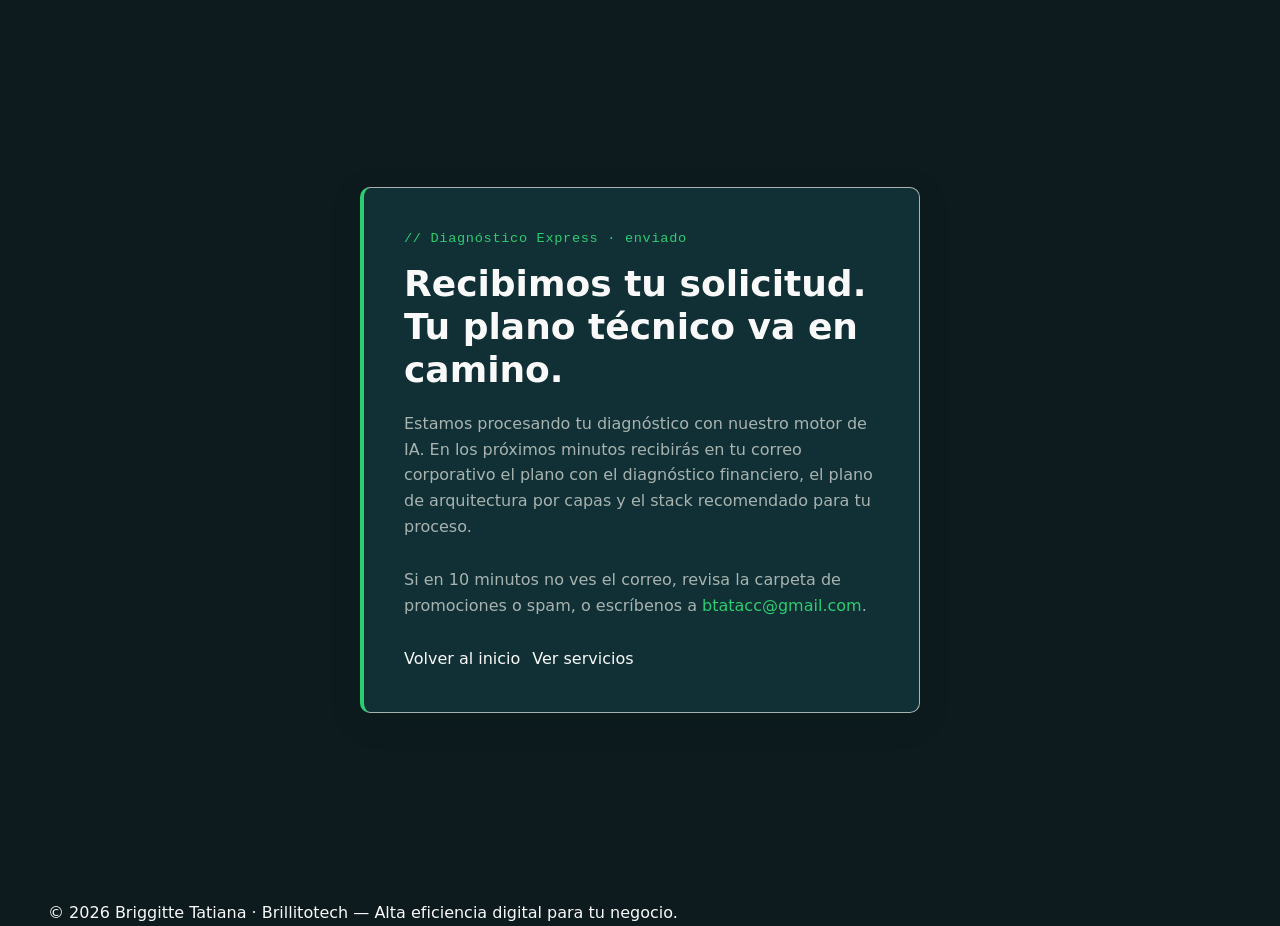
<file: gracias.html>
<!DOCTYPE html>
<html lang="es">

<head>
  <meta charset="UTF-8">
  <meta name="viewport" content="width=device-width, initial-scale=1.0">
  <meta name="description"
    content="Tu diagnóstico Express ha sido enviado. Recibirás tu plano técnico en tu correo en los próximos minutos.">
  <meta name="theme-color" content="#0D1B1E">
  <link rel="canonical" href="https://brillitotech-servicios.liwaisi.tech/gracias.html">
  <meta property="og:type" content="website">
  <meta property="og:url" content="https://brillitotech-servicios.liwaisi.tech/gracias.html">
  <meta property="og:title" content="¡Gracias! · Brillitotech">
  <meta property="og:description"
    content="Tu diagnóstico Express ha sido enviado. Recibirás tu plano técnico en tu correo en los próximos minutos.">
  <meta property="og:locale" content="es_LATAM">
  <meta name="twitter:card" content="summary">
  <meta name="twitter:url" content="https://brillitotech-servicios.liwaisi.tech/gracias.html">
  <meta name="twitter:title" content="¡Gracias! · Brillitotech">
  <meta name="twitter:description"
    content="Tu diagnóstico Express ha sido enviado. Recibirás tu plano técnico en tu correo en los próximos minutos.">
  <title>¡Gracias! · Brillitotech</title>

  <!--
    Mismo stack de CSS base que index.html: hereda paleta y tipografía
    sin duplicar reglas. Si en el futuro hay un ajuste de marca, se
    hace una sola vez en tokens.css.
  -->
  <link rel="stylesheet" href="css/tokens.css">
  <link rel="stylesheet" href="css/base.css">
  <link rel="stylesheet" href="css/layout.css">

  <!--
    Estilos mínimos, locales a esta página. Solo lo que NO se puede
    resolver con la arquitectura existente sin inventar una clase
    de un solo uso.
  -->
  <style>
    .thanks-wrap {
      min-height: 100vh;
      display: grid;
      place-items: center;
      padding: var(--space-xl) var(--space-md);
    }

    .thanks-card {
      width: 100%;
      max-width: 560px;
      background: var(--color-surface);
      border: 1px solid var(--color-text-muted);
      border-left: 4px solid var(--color-accent);
      border-radius: var(--radius-lg);
      padding: var(--space-xl);
      box-shadow: 0 8px 30px var(--color-shadow-soft);
    }

    .thanks-card__eyebrow {
      font-family: var(--font-mono);
      font-size: 0.85rem;
      color: var(--color-accent);
      letter-spacing: 0.05em;
      margin-bottom: var(--space-sm);
    }

    .thanks-card__title {
      font-size: clamp(1.5rem, 2.4vw + 1rem, 2.25rem);
      line-height: 1.2;
      margin-bottom: var(--space-md);
    }

    .thanks-card__body {
      color: var(--color-text-muted);
      margin-bottom: var(--space-lg);
    }

    .thanks-card__actions {
      display: flex;
      flex-wrap: wrap;
      gap: var(--space-sm);
    }

    /* Variante de error · se muestra cuando el backend redirige aquí
       con ?error=1 (o cualquier 5xx). Mismo componente, copy distinto. */
    .thanks-card--error {
      border-left-color: #e74c3c;
    }
    .thanks-card--error .thanks-card__eyebrow {
      color: #e74c3c;
    }
  </style>
</head>

<body>

  <!--
    Marca de agua decorativa reutilizada (mismo <symbol> que el sitio
    principal). El color lo controla CSS vía currentColor.
  -->
  <svg width="0" height="0" style="position:absolute" aria-hidden="true">
    <symbol id="decor-logo" viewBox="0 0 1080 1350" fill="none" stroke="currentColor" stroke-width="14"
      stroke-linecap="round" stroke-linejoin="round">
      <line x1="225" y1="600" x2="445" y2="600" />
      <polyline points="445,600 485,640 555,640" />
      <line x1="600" y1="640" x2="685" y2="640" />
      <polyline points="685,640 725,600 875,600" />
      <line x1="445" y1="690" x2="625" y2="690" />
      <line x1="700" y1="690" x2="745" y2="690" />
      <polyline points="335,690 375,730 555,730" />
      <polyline points="625,730 745,730 785,690" />
      <circle cx="210" cy="600" r="20" />
      <circle cx="890" cy="600" r="20" />
    </symbol>
  </svg>

  <main class="thanks-wrap" role="main">
    <article class="thanks-card" id="thanks-card" role="status" aria-live="polite">
      <p class="thanks-card__eyebrow" id="thanks-eyebrow">// Diagnóstico Express · enviado</p>
      <h1 class="thanks-card__title" id="thanks-title">Recibimos tu solicitud. Tu plano técnico va en camino.</h1>
      <p class="thanks-card__body" id="thanks-body-1">
        Estamos procesando tu diagnóstico con nuestro motor de IA. En los
        próximos minutos recibirás en tu correo corporativo el plano con el
        diagnóstico financiero, el plano de arquitectura por capas y el
        stack recomendado para tu proceso.
      </p>
      <p class="thanks-card__body" id="thanks-body-2">
        Si en 10 minutos no ves el correo, revisa la carpeta de promociones
        o spam, o escríbenos a
        <a href="mailto:btatacc@gmail.com" style="color: var(--color-accent);">btatacc@gmail.com</a>.
      </p>

      <div class="thanks-card__actions" id="thanks-actions">
        <a href="/" class="btn btn--primary">Volver al inicio</a>
        <a href="/#servicios" class="btn btn--ghost">Ver servicios</a>
      </div>
    </article>
  </main>

  <footer class="site-footer">
    <div class="container">
      © 2026 Briggitte Tatiana · Brillitotech — Alta eficiencia digital para tu negocio.
    </div>
  </footer>

  <!--
    Variante de error · si el backend redirige con ?error=<status>,
    mostramos un mensaje amigable con WhatsApp como canal de
    recuperación. Sin JS la página se ve como éxito (default seguro).
  -->
  <script>
    (function () {
      var params = new URLSearchParams(window.location.search);
      var errorCode = params.get('error');
      if (!errorCode) return;

      var card = document.getElementById('thanks-card');
      var eyebrow = document.getElementById('thanks-eyebrow');
      var title = document.getElementById('thanks-title');
      var body1 = document.getElementById('thanks-body-1');
      var body2 = document.getElementById('thanks-body-2');
      var actions = document.getElementById('thanks-actions');
      if (!card || !title || !actions) return;

      card.classList.add('thanks-card--error');
      eyebrow.textContent = '// Diagnóstico Express · error del servidor';
      title.textContent = 'No pudimos procesar tu solicitud ahora mismo.';
      body1.textContent = 'Tuvimos un problema técnico al generar tu plano. Tu mensaje NO se perdió — escríbenos por WhatsApp con tu nombre y empresa y te respondemos a la brevedad.';
      body2.textContent = 'Si preferís, podés volver a intentar enviar el formulario en unos minutos.';
      actions.innerHTML =
        '<a href="https://wa.me/573006666230?text=Hola%2C%20envi%C3%A9%20el%20formulario%20de%20diagn%C3%B3stico%20pero%20el%20servidor%20devolvi%C3%B3%20un%20error%20' + encodeURIComponent(errorCode) + '" target="_blank" rel="noopener" class="btn btn--primary">Escribirme por WhatsApp</a>' +
        '<a href="/" class="btn btn--ghost">Volver al inicio</a>';
    })();
  </script>

</body>

</html>
</file>
<file: css/tokens.css>
/* ============================================================
   TOKENS DE DISEÑO
   ------------------------------------------------------------
   Custom properties de la landing. Cualquier cambio de paleta,
   tipografía o espaciado se hace ACÁ, no en los componentes.
   Esto permite mantener coherencia visual sin cazar valores
   hardcodeados por todo el código.
   ============================================================ */

:root {
  /* ---------- Paleta · Modo Oscuro (default) ----------
     Optimizado para OLED: ahorra batería y reduce CO₂. */
  --color-bg:           #0D1B1E;   /* Verde Abismo · fondo principal */
  --color-surface:      #103035;   /* Verde Tierra · tarjetas/bloques */
  --color-text:         #F9F9F9;   /* Blanco Nube · texto principal */
  --color-text-muted:   #A8B3B0;   /* Gris Técnico · bordes, textos secundarios (~5.4:1 sobre bg) */
  --color-accent:       #2ECC71;   /* Verde Clorofila · CTAs, acentos (≤20%) */
  --color-shadow:       rgba(13, 27, 30, 0.4);
  --color-shadow-soft:  rgba(13, 27, 30, 0.18);
  --color-accent-glow:  rgba(46, 204, 113, 0.18);
  --color-accent-tint:  rgba(46, 204, 113, 0.06);

  /* ---------- Tipografía ----------
     SOLO fuentes nativas del sistema. Google Fonts y externas
     están ESTRICTAMENTE prohibidas por el brief del proyecto. */
  --font-sans:  system-ui, -apple-system, BlinkMacSystemFont,
                "Segoe UI", Roboto, Helvetica, Arial, sans-serif;
  --font-mono:  ui-monospace, SFMono-Regular, "SF Mono", Menlo,
                Consolas, monospace;

  /* ---------- Espaciado y radios ----------
     Valores coherentes para todo el sitio. */
  --radius-sm:   4px;
  --radius-md:   6px;
  --radius-lg:   10px;
  --space-xs:    0.4rem;
  --space-sm:    0.75rem;
  --space-md:    1.25rem;
  --space-lg:    1.75rem;
  --space-xl:    2.5rem;

  /* ---------- Iconos ----------
     Sistema unificado en 3 tamaños + 1 stroke consistente.
     Antes había 4 tamaños distintos (16, 18, 20, 36) sin token. */
  --icon-size-sm:  18px;  /* trust row, banner garantía */
  --icon-size-md:  20px;  /* hero props check, contenido inline */
  --icon-size-lg:  36px;  /* cards de servicio (con fondo tint) */
  --icon-stroke:   1.75;  /* coherente con los SVGs inline del sitio */

  /* ---------- Variantes Cyberpunk · Modal de Diagnóstico ----------
     Estética intencionalmente distinta al resto del sitio
     (modo técnico / operativo). Verde neón saturado, fondo
     casi negro, texto azulado. Mantener coherencia con la
     identidad 'modo consola' del formulario. Si en el futuro
     se decide alinear con el sistema principal, basta con
     apuntar estas variantes a los tokens base. */
  --color-accent-cyber:   #00FF66;  /* Verde Neón · CTAs y acentos del modal */
  --color-bg-cyber:       #0A0E17;  /* Negro Profundo · fondo del modal */
  --color-text-cyber:     #E1EBF5;  /* Blanco Azulado · texto principal del modal */
  --color-text-cyber-mut: #5A6E85;  /* Gris Azulado · textos secundarios del modal */
  --color-glow-cyber:     rgba(0, 255, 102, 0.18);  /* Glow neón del modal */
  --font-mono-cyber:      Consolas, Monaco, "Courier New", monospace;  /* Stack monoespaciado explícito */
}
</file>
<file: css/base.css>
/* ============================================================
   BASE
   ------------------------------------------------------------
   Reset minimalista, tipografía, comportamiento por defecto
   de elementos estructurales. Los selectores específicos de
   cada sección viven en css/seccion/*.css, bio.css y modal.css.
   ============================================================ */

/* ---------- Reset ---------- */
*,
*::before,
*::after {
  box-sizing: border-box;
  margin: 0;
  padding: 0;
}

/* ---------- html / scroll suave + fondo del tema activo ----------
   El fondo va en <html> (no en <body>) para que las marcas
   globales fijas al viewport (z-index: 0 en el .bg-decor) se
   vean ENCIMA del fondo pero DETRÁS del contenido textual de
   cada sección. Si el fondo estuviera en <body>, ningún hijo
   con z-index positivo podría verse por debajo del body, y
   las marcas quedarían tapadas. */
html {
  scroll-behavior: smooth;
  -webkit-text-size-adjust: 100%;
  background: var(--color-bg);
  transition: background-color 0.2s linear;
}

/* ---------- Body · tipografía y color del tema activo ---------- */
body {
  font-family: var(--font-sans);
  color: var(--color-text);
  line-height: 1.6;
  font-size: 16px;
  min-height: 100vh;
  -webkit-font-smoothing: antialiased;
  /* Sin background: hereda el de <html> y deja pasar las marcas
     globales a través de las secciones. */
  transition: color 0.2s linear;
}

/* ---------- Defaults de elementos ---------- */
img {
  max-width: 100%;
  display: block;
}

a {
  color: inherit;
  text-decoration: none;
}

/* ---------- Checkboxes visually hidden ----------
   Los <input type="checkbox"> se usan como toggles puros CSS
   (modal de diagnóstico). Existen en el DOM y siguen siendo
   accesibles (lectores de pantalla los anuncian), pero no se
   renderizan visualmente ni ocupan espacio en el layout. */
input[type="checkbox"] {
  position: absolute;
  width: 1px;
  height: 1px;
  padding: 0;
  margin: -1px;
  overflow: hidden;
  clip: rect(0, 0, 0, 0);
  white-space: nowrap;
  border: 0;
}

/* Accesibilidad · respeta la preferencia del sistema operativo
   para reducir movimiento. Neutraliza los 3 keyframes 'pulse'
   del sitio (hero-eyebrow, hero-availability, modal-overlay-logo)
   y todas las transiciones para usuarios con sensibilidad
   vestibular o que desactivaron animaciones a nivel SO. */
@media (prefers-reduced-motion: reduce) {
  *,
  *::before,
  *::after {
    animation-duration: 0.01ms !important;
    animation-iteration-count: 1 !important;
    transition-duration: 0.01ms !important;
    scroll-behavior: auto !important;
  }
}
</file>
<file: css/decor.css>
/* ============================================================
   DECOR
   ------------------------------------------------------------
   Marcas de agua de fondo fijas al viewport y reglas necesarias
   para que el contenido textual y los CTAs floten por encima
   de ellas. No es layout (no distribuye bloques) ni componente
   (no tiene estado ni variante) — es decoración persistente.

   Componentes:
     · .bg-decor                     wrapper full-viewport
     · .bg-decor__col--left/right    columnas de 3 marcas
     · .bg-decor__mark               marca individual de columna
     · .bg-decor__center             grid 2×4 central
     · .bg-decor__mark--center       marca individual central
   ============================================================ */

/* ---------- Wrapper + capa de contenido sobre el decor ---------- */
.bg-decor {
  position: fixed;
  inset: 0;
  z-index: 0;
  pointer-events: none;
  overflow: hidden;
}

/* Para que las marcas globales se vean a través de las secciones
   (incluido el hero, que tiene background sólido), el contenido
   textual y los CTAs van ENCIMA con z-index 1. El header/main/footer
   heredan z-index auto (debajo de las marcas) pero su contenido
   interno va con z-index 1.
   sections sin fondo sólido dejan pasar las marcas naturalmente. */
.hero .container,
.site-header > .container,
.services-grid,
.closing > .container,
.site-footer > .container {
  position: relative;
  z-index: 1;
}

/* ============================================================
   COLUMNAS LATERALES · 3 marcas apiladas a cada lado
   ------------------------------------------------------------
   Wrapper .bg-decor position:fixed cubre todo el viewport con
   tres capas:
     · .bg-decor__col--left  → 3 marcas apiladas a la izquierda
     · .bg-decor__col--right → 3 marcas apiladas a la derecha
   z-index: -1 → queda detrás del contenido.
   pointer-events: none → no captura clicks.
   Color por currentColor (definido en el atributo stroke del <symbol>).
   ============================================================ */
.bg-decor__col {
  position: absolute;
  top: 0;
  width: 200px;
  height: 100%;
  display: flex;
  flex-direction: column;
  justify-content: space-between;
  align-items: center;
  padding: 6vh 0;
}

.bg-decor__col--left  { left: 0; }
.bg-decor__col--right { right: 0; }

.bg-decor__mark {
  display: block;
  width: 100%;
  height: auto;
  opacity: 0.55;
}

/* Variación de tamaño y posición: cada marca es distinta para
   que no se lea como un patrón de pared. */
.bg-decor__col--left .bg-decor__mark:nth-child(1) {
  width: 60%;
  transform: translateX(-10%) translateY(0);
  opacity: 0.50;
}
.bg-decor__col--left .bg-decor__mark:nth-child(2) {
  width: 110%;
  transform: translateX(15%) translateY(-8vh);
  opacity: 0.35;
}
.bg-decor__col--left .bg-decor__mark:nth-child(3) {
  width: 75%;
  transform: translateX(-20%) translateY(4vh);
  opacity: 0.45;
}

.bg-decor__col--right .bg-decor__mark:nth-child(1) {
  width: 80%;
  transform: translateX(10%) translateY(2vh);
  opacity: 0.55;
}
.bg-decor__col--right .bg-decor__mark:nth-child(2) {
  width: 55%;
  transform: translateX(-5%) translateY(-6vh);
  opacity: 0.40;
}
.bg-decor__col--right .bg-decor__mark:nth-child(3) {
  width: 100%;
  transform: translateX(18%) translateY(6vh);
  opacity: 0.50;
}

/* ============================================================
   COLUMNA CENTRAL · 8 marcas distribuidas elegantemente
   ------------------------------------------------------------
   Va detrás del contenido principal (z-index: -1 del .bg-decor).
   Las 8 marcas se distribuyen en un grid 2×4 con offsets y
   tamaños variables — opacidad baja para no competir con
   el texto que va encima.
   ============================================================ */
.bg-decor__center {
  position: absolute;
  top: 0;
  left: 50%;
  transform: translateX(-50%);
  width: min(560px, 70vw);
  height: 100%;
  display: grid;
  grid-template-columns: 1fr 1fr;
  grid-template-rows: repeat(4, 1fr);
  align-items: center;
  justify-items: center;
  gap: 0;
}

.bg-decor__mark--center {
  opacity: 0.30;
  display: block;
  width: 80%;
  height: auto;
}

/* Variación por marca: tamaño y desplazamiento únicos.
   La idea es que NO se lea como un patrón: cada una se
   ubica en un cuadrante distinto del centro con su propio
   offset horizontal y vertical. */
.bg-decor__mark--center:nth-child(1) {
  width: 70%;
  transform: translateX(-15%) translateY(-10%);
  opacity: 0.32;
}
.bg-decor__mark--center:nth-child(2) {
  width: 55%;
  transform: translateX(20%) translateY(15%);
  opacity: 0.28;
}
.bg-decor__mark--center:nth-child(3) {
  width: 80%;
  transform: translateX(10%) translateY(-8%);
  opacity: 0.26;
}
.bg-decor__mark--center:nth-child(4) {
  width: 50%;
  transform: translateX(-25%) translateY(12%);
  opacity: 0.30;
}
.bg-decor__mark--center:nth-child(5) {
  width: 90%;
  transform: translateX(25%) translateY(-15%);
  opacity: 0.26;
}
.bg-decor__mark--center:nth-child(6) {
  width: 60%;
  transform: translateX(-10%) translateY(8%);
  opacity: 0.30;
}
.bg-decor__mark--center:nth-child(7) {
  width: 75%;
  transform: translateX(15%) translateY(-12%);
  opacity: 0.24;
}
.bg-decor__mark--center:nth-child(8) {
  width: 65%;
  transform: translateX(-20%) translateY(10%);
  opacity: 0.28;
}
</file>
<file: css/header.css>
/* ============================================================
   HEADER
   ------------------------------------------------------------
   Componentes del header y la navegación principal: la franja
   superior con borde inferior, el contenedor flex de la nav,
   los links de navegación y el logo (marca + texto + punto
   de acento). No distribuye secciones — eso es layout.css.
   ============================================================ */

/* ---------- Header / Nav ----------
   Sticky con backdrop blur: la nav queda visible al scrollear,
   manteniendo el CTA a 1 click. El fondo es translúcido para
   que se integre con el contenido que pasa por debajo sin
   taparlo. z-index 100 está por encima del decor (0) y del
   contenido (1), pero por debajo del modal (~200). */
.site-header {
  position: sticky;
  top: 0;
  z-index: 100;
  padding: var(--space-md) 0;
  background: rgba(13, 27, 30, 0.78);
  backdrop-filter: blur(14px) saturate(140%);
  -webkit-backdrop-filter: blur(14px) saturate(140%);
  border-bottom: 1px solid var(--color-text-muted);
}

.nav {
  display: flex;
  flex-wrap: wrap;
  align-items: center;
  justify-content: space-between;
  gap: var(--space-md);
}

.nav-links {
  display: flex;
  flex-wrap: wrap;
  gap: 1.25rem;
  align-items: center;
  list-style: none;
}

.nav-links a {
  font-size: 0.9rem;
  color: var(--color-text);
  opacity: 0.85;
  transition: color 0.15s ease;
}

.nav-links a:hover {
  color: var(--color-accent);
}

/* Focus visible · accesibilidad WCAG 2.4.7 (keyboard nav) */
.nav-links a:focus-visible {
  color: var(--color-accent);
  outline: 2px solid var(--color-accent);
  outline-offset: 3px;
  border-radius: 3px;
}

.logo {
  display: inline-flex;
  align-items: center;
  gap: 0.55rem;
  text-decoration: none;
  color: var(--color-text);
  transition: opacity 0.15s ease;
}

.logo:hover {
  opacity: 0.85;
}

/* Focus visible · accesibilidad WCAG 2.4.7 */
.logo:focus-visible {
  opacity: 0.85;
  outline: 2px solid var(--color-accent);
  outline-offset: 3px;
  border-radius: 4px;
}

.logo__mark {
  display: block;
  width: 36px;
  height: 36px;
  flex-shrink: 0;
  /* El isotipo ya es verde clorofila — no necesita filter.
     Funciona tal cual en modo oscuro (#0D1B1E) y claro (#CCDFEC)
     porque el verde #2ECC71 tiene contraste alto contra ambos. */
}

.logo__text {
  font-weight: 700;
  font-size: 1rem;
  letter-spacing: 0.01em;
  line-height: 1;
}

.logo__dot {
  color: var(--color-accent);
}

/* ---------- Mobile · <720px ----------
   En mobile el logo + texto 'Briggitte C.' + nav-links (4 items)
   wrappea a 2 líneas y le roba ~60px de altura al hero. Ocultamos
   el texto del logo (queda solo el isotipo) y apretamos la nav:
   gaps y font-size más chicos. El aria-label del <a> conserva la
   identidad para screen readers ('Volver al inicio · Brillitotech'). */
@media (max-width: 719.98px) {
  .logo__text {
    display: none;
  }

  .nav-links {
    gap: 0.65rem;
  }

  .nav-links a {
    font-size: 0.8rem;
  }

  .site-header {
    padding: 0.6rem 0;
  }
}
</file>
<file: css/layout.css>
/* ============================================================
   LAYOUT
   ------------------------------------------------------------
   Estructura macro: container global, espaciado de secciones,
   grids del hero, servicios y bio, y sus breakpoints
   responsive. Reglas que afectan cómo se distribuyen los
   BLOQUES, no cómo se ven los componentes individuales.

   Lo que NO vive acá:
     · marcas de agua y capa sobre el decor → decor.css
     · header, nav y logo                   → header.css
     · estilos de cada componente           → buttons.css,
                                              css/seccion/*.css,
                                              bio.css,
                                              modal.css
   ============================================================ */

/* ---------- Container global ---------- */
.container {
  width: 100%;
  max-width: 1280px;
  margin: 0 auto;
  padding: 0 clamp(1.25rem, 4vw, 3rem);
}

/* ---------- Sections · espaciado vertical ---------- */
section {
  padding: 4.5rem 0;
}

/* ---------- Hero · grid principal ---------- */
.hero {
  padding: 2.5rem 0 5rem;
  position: relative;
  /* Sin background-color: el del body se ve a través, dejando
     pasar las marcas globales. */
}

.hero-grid {
  display: grid;
  grid-template-columns: 1fr;
  gap: 3rem;
  align-items: center;
}

/* ---------- Servicios · grid de tarjetas ---------- */
.services-grid {
  display: grid;
  grid-template-columns: 1fr;
  gap: 1.5rem;
}

/* ---------- Sobre mí · grid foto + texto ---------- */
.bio-grid {
  display: grid;
  grid-template-columns: 1fr;
  gap: 2.5rem;
  align-items: center;
}

/* ---------- Breakpoint: tablet / desktop ---------- */
@media (min-width: 720px) {
  section {
    padding: 6rem 0;
  }

  .hero {
    padding: 3rem 0 6rem;
  }

  .hero-grid {
    grid-template-columns: 1fr;
    max-width: 760px;
  }

  /* Bio · foto a la izquierda (~42%), texto a la derecha (~58%) */
  .bio-grid {
    grid-template-columns: 0.85fr 1.15fr;
    gap: 5rem;
  }

  /* Servicios · responsive natural, 3 columnas cuando entren 3 */
  .services-grid {
    grid-template-columns: repeat(3, 1fr);
    gap: 1.5rem;
  }
}

/* Breakpoint intermedio · tablet 720-1024: bio vuelve a 1 col,
   servicios 2 cols (la 3ra card ocupa fila propia). */
@media (min-width: 720px) and (max-width: 1024px) {
  .bio-grid {
    grid-template-columns: 1fr;
    gap: 2rem;
    text-align: center;
  }

  .bio-photo {
    align-items: center;
  }
}
</file>
<file: css/buttons.css>
/* ============================================================
   BOTONES
   ------------------------------------------------------------
   Componente reutilizable. Vive solo acá — si necesitás cambiar
   cómo se ve un botón, este es el único archivo que abrís.

   Variantes:
     .btn            base compartida (flex, padding, radius)
     .btn--primary   fondo verde accent + sombra glow
     .btn--ghost     borde técnico, fondo transparente
   ============================================================ */
.btn {
  display: inline-flex;
  align-items: center;
  justify-content: center;
  gap: 0.5rem;
  padding: 0.95rem 1.6rem;
  min-height: 44px;
  border-radius: var(--radius-sm);
  font-weight: 600;
  font-size: 0.95rem;
  letter-spacing: 0.005em;
  transition: opacity 0.15s ease, transform 0.15s ease, box-shadow 0.15s ease;
  border: 2px solid transparent;
  text-align: center;
  cursor: pointer;
  white-space: nowrap;
}

.btn:hover {
  opacity: 0.92;
  transform: translateY(-1px);
}

/* Focus visible · accesibilidad WCAG 2.4.7
   Anillo verde accent con offset para que sea visible sin
   importar el fondo del botón (primary sólido o ghost transparente). */
.btn:focus-visible {
  outline: 2px solid var(--color-accent);
  outline-offset: 3px;
  border-radius: var(--radius-sm);
}

.btn--primary {
  background: var(--color-accent);
  color: var(--color-bg);
  box-shadow: 0 2px 12px var(--color-accent-glow);
}

.btn--primary:hover {
  box-shadow: 0 6px 20px var(--color-accent-glow);
}

.btn__arrow {
  display: inline-block;
  transition: transform 0.15s ease;
  font-weight: 700;
}

.btn:hover .btn__arrow {
  transform: translateX(3px);
}

/* CTA secundario · borde técnico */
.btn--ghost {
  background: transparent;
  color: var(--color-text);
  border-color: var(--color-text-muted);
}

.btn--ghost:hover {
  border-color: var(--color-accent);
  color: var(--color-accent);
}
</file>
<file: css/modal/modal-core.css>
/* modal-core.css · Toggle + backdrop + panel + close + header + a11y */
.modal {
  position: fixed;
  inset: 0;
  z-index: 1000;
  display: flex;
  align-items: center;
  justify-content: center;
  padding: 1rem;
  visibility: hidden;
  opacity: 0;
  transition: opacity 0.18s linear, visibility 0s linear 0.18s;
}

html:has(#diagnostico-toggle:checked) .modal {
  visibility: visible;
  opacity: 1;
  transition: opacity 0.18s linear, visibility 0s linear 0s;
}

html:has(#diagnostico-toggle:checked) {
  overflow: hidden;
  overscroll-behavior: none;
  touch-action: pan-x pan-y;
}

.modal__backdrop {
  position: absolute;
  inset: 0;
  background: rgba(5, 8, 15, 0.78);
  backdrop-filter: blur(4px);
  -webkit-backdrop-filter: blur(4px);
  cursor: pointer;
  z-index: 0;
}

.modal__panel {
  position: relative;
  z-index: 1;
  width: 100%;
  max-width: 560px;
  max-height: calc(100vh - 2rem);
  max-height: calc(100dvh - 2rem);
  overflow-y: auto;
  overscroll-behavior: none;
  -webkit-overflow-scrolling: touch;
  background: var(--color-bg-cyber);
  color: var(--color-text-cyber);
  font-family: var(--font-mono-cyber);
  border: 1px solid var(--color-accent-cyber);
  border-radius: var(--radius-md);
  padding: 2rem 1.75rem 1.75rem;
  box-shadow:
    0 0 0 1px var(--color-glow-cyber),
    0 12px 48px rgba(0, 0, 0, 0.55),
    0 0 32px var(--color-glow-cyber);
  mask-image: linear-gradient(to bottom,
    black 0,
    black calc(100% - 24px),
    rgba(0, 0, 0, 0.6) calc(100% - 16px),
    rgba(0, 0, 0, 0.2) calc(100% - 8px),
    rgba(0, 0, 0, 0.05) 100%);
  -webkit-mask-image: linear-gradient(to bottom,
    black 0,
    black calc(100% - 24px),
    rgba(0, 0, 0, 0.6) calc(100% - 16px),
    rgba(0, 0, 0, 0.2) calc(100% - 8px),
    rgba(0, 0, 0, 0.05) 100%);
}

.modal__scroll-hint {
  position: sticky;
  bottom: 0.25rem;
  display: flex;
  justify-content: flex-end;
  padding-right: 0.5rem;
  pointer-events: none;
  z-index: 2;
  animation: scroll-hint-bounce 1.6s ease-in-out infinite;
}

.modal__scroll-hint svg {
  width: 22px;
  height: 22px;
  color: var(--color-accent-cyber);
  filter: drop-shadow(0 0 6px var(--color-glow-cyber));
  opacity: 0.95;
}

.modal__panel--scrolled-bottom .modal__scroll-hint {
  display: none;
}

@keyframes scroll-hint-bounce {
  0%, 100% { transform: translateY(0); opacity: 0.6; }
  50% { transform: translateY(4px); opacity: 1; }
}

.modal__close {
  position: absolute;
  top: 0.5rem;
  right: 0.85rem;
  width: 32px;
  height: 32px;
  display: flex;
  align-items: center;
  justify-content: center;
  font-size: 1.6rem;
  line-height: 1;
  color: var(--color-text-cyber-mut);
  cursor: pointer;
  border-radius: var(--radius-sm);
  transition: color 0.12s ease, background-color 0.12s ease;
}

.modal__close:hover {
  color: var(--color-accent-cyber);
  background-color: var(--color-glow-cyber);
}

.modal__header {
  margin-bottom: 1.5rem;
  padding-right: 1.5rem;
}

.modal__eyebrow {
  color: var(--color-accent-cyber);
  font-size: 0.75rem;
  letter-spacing: 0.15em;
  text-transform: uppercase;
  margin-bottom: 0.5rem;
  opacity: 0.85;
}

.modal__title {
  color: var(--color-text-cyber);
  font-size: 1.35rem;
  font-weight: 700;
  line-height: 1.3;
  margin: 0 0 0.5rem;
}

.modal__sub {
  color: var(--color-text-cyber-mut);
  font-size: 0.85rem;
  line-height: 1.4;
  margin: 0;
}

.modal__close:focus-visible {
  outline: 2px solid #00FF66;
  outline-offset: 2px;
}
</file>
<file: css/modal/modal-form.css>
/* modal-form.css · Formulario completo (field + inputs + counter + submit) */
.modal__form {
  display: flex;
  flex-direction: column;
  gap: 1rem;
  /* Padding inferior amplio para que el botón submit NO caiga dentro
     de la zona del mask-image del panel (últimos 24px del fondo se
     desvanecen para sugerir scroll). 0.75rem original dejaba el
     submit invisible al llegar al fondo en mobile. */
  padding-bottom: 2rem;
}

.modal__field {
  display: flex;
  flex-direction: column;
  gap: 0.4rem;
  position: relative;
}

.modal__field label {
  color: var(--color-text-cyber);
  font-size: 0.82rem;
  line-height: 1.4;
  font-weight: 600;
}

.modal__field input,
.modal__field textarea,
.modal__field select {
  width: 100%;
  background: rgba(255, 255, 255, 0.02);
  color: var(--color-text-cyber);
  font-family: inherit;
  font-size: 0.9rem;
  line-height: 1.5;
  padding: 0.65rem 0.75rem;
  border: 1px solid rgba(90, 110, 133, 0.4);
  border-radius: var(--radius-sm);
  outline: none;
  transition: border-color 0.12s ease, box-shadow 0.12s ease, background-color 0.12s ease;
}

.modal__field input::placeholder,
.modal__field textarea::placeholder {
  color: var(--color-text-cyber-mut);
  opacity: 1;
}

.modal__field input:focus,
.modal__field textarea:focus,
.modal__field select:focus {
  border-color: var(--color-accent-cyber);
  background-color: rgba(0, 255, 102, 0.04);
  box-shadow: 0 0 0 3px var(--color-glow-cyber);
}

.modal__field textarea {
  resize: vertical;
  min-height: 90px;
  max-height: 200px;
}

.modal__field select {
  appearance: none;
  -webkit-appearance: none;
  background-image:
    linear-gradient(45deg, transparent 50%, var(--color-accent-cyber) 50%),
    linear-gradient(135deg, var(--color-accent-cyber) 50%, transparent 50%);
  background-position:
    calc(100% - 18px) 50%,
    calc(100% - 12px) 50%;
  background-size: 6px 6px;
  background-repeat: no-repeat;
  padding-right: 2.25rem;
}

.modal__field select option {
  background: var(--color-bg-cyber);
  color: var(--color-text-cyber);
}

.modal__counter {
  position: absolute;
  bottom: 0.45rem;
  right: 0.6rem;
  color: var(--color-text-cyber-mut);
  font-size: 0.7rem;
  pointer-events: none;
  font-family: inherit;
}

.modal__help {
  margin: 0.35rem 0 0;
  color: var(--color-text-cyber-mut);
  font-size: 0.78rem;
  line-height: 1.5;
}

.modal__submit {
  margin-top: 0.75rem;
  width: 100%;
  background: var(--color-accent-cyber);
  color: var(--color-bg-cyber);
  font-family: inherit;
  font-size: 0.95rem;
  font-weight: 700;
  letter-spacing: 0.02em;
  padding: 0.95rem 1.25rem;
  border: 1px solid var(--color-accent-cyber);
  border-radius: var(--radius-sm);
  cursor: pointer;
  transition: box-shadow 0.15s ease, background-color 0.15s ease;
  box-shadow: 0 0 0 0 transparent;
}

.modal__submit:hover {
  background: #1AFF77;
  box-shadow:
    0 0 0 3px var(--color-glow-cyber),
    0 0 24px rgba(0, 255, 102, 0.45);
}

.modal__submit:active {
  background: #00E65A;
  box-shadow: 0 0 0 2px rgba(0, 255, 102, 0.3);
}

.modal__submit:focus-visible {
  outline: 2px solid var(--color-accent-cyber);
  outline-offset: 3px;
}

/* Validación visual: borde rojo cuando un campo obligatorio está
   vacío o tiene formato inválido. Se activa DESPUÉS de que el usuario
   tocó el campo (:not(:placeholder-shown) evita el rojo mientras el
   campo está pristine). Coincide con .thanks-card--error de
   gracias.html para coherencia cromática entre form y error page. */
.modal__field input:invalid:not(:placeholder-shown),
.modal__field textarea:invalid:not(:placeholder-shown),
.modal__field select:invalid:not(:focus) {
  border-color: #e74c3c;
}

.modal__field input:invalid:not(:placeholder-shown):focus,
.modal__field textarea:invalid:not(:placeholder-shown):focus {
  border-color: #e74c3c;
  box-shadow: 0 0 0 3px rgba(231, 76, 60, 0.25);
}
</file>
<file: css/modal/modal-overlay.css>
/* modal-overlay.css · Overlay "Generando diagnóstico" + animaciones */
/* Los offsets de 1rem en desktop (top/right/bottom/left) coinciden
   con el padding de .modal en modal-core.css:9 — esa es la fuente
   de verdad para el spacing del modal. */
.modal__overlay {
  position: fixed;
  top: 1rem;
  right: 1rem;
  bottom: 1rem;
  left: 1rem;
  z-index: 1100;
  display: flex;
  align-items: center;
  justify-content: center;
  background: rgb(10, 14, 23);
  /* backdrop-filter removido: en position:fixed sobre elementos con
     mask-image, causaba que el background se renderizara casi
     transparente. El blur del modal__backdrop (modal-core.css:31)
     ya da la sensación de profundidad. Background sólido (no rgba)
     para garantizar opacidad completa sobre el form. */
  border-radius: var(--radius-md);
  animation: overlay-fade-in 180ms ease-out;
}

.modal__overlay[hidden] {
  display: none;
}

.modal__overlay-inner {
  display: flex;
  flex-direction: column;
  align-items: center;
  gap: 0.75rem;
  padding: 1.5rem;
  text-align: center;
  color: var(--color-text-cyber);
}

.modal__overlay-logo {
  width: 96px;
  height: 120px;
  animation: overlay-logo-pulse 1.6s ease-in-out infinite;
}

.modal__overlay-eyebrow {
  margin: 0;
  font-family: var(--font-mono-cyber);
  font-size: 0.75rem;
  color: var(--color-accent-cyber);
  letter-spacing: 0.05em;
  text-transform: lowercase;
}

.modal__overlay-text {
  margin: 0;
  font-size: 0.95rem;
  color: var(--color-text-cyber);
  font-weight: 500;
}

@keyframes overlay-fade-in {
  from {
    opacity: 0;
  }

  to {
    opacity: 1;
  }
}

@keyframes overlay-logo-pulse {

  0%,
  100% {
    transform: scale(1);
    opacity: 1;
  }

  50% {
    transform: scale(1.06);
    opacity: 0.8;
  }
}
</file>
<file: css/modal/modal-responsive.css>
/* modal-responsive.css · Responsive mobile (@media max-width: 720px) */
@media (max-width: 720px) {
  .modal {
    padding: 0;
    align-items: stretch;
  }

  .modal__panel {
    max-width: 100%;
    max-height: 100vh;
    height: 100vh;
    border-radius: 0;
    border-left: none;
    border-right: none;
    /* Padding inferior 4rem en mobile: combinado con el mask-image
       de 24px y el padding-bottom de 2rem del form, deja el botón
       submit completamente fuera de la zona del fade. 1.5rem
       original dejaba el submit invisible al llegar al fondo. */
    padding: 2.5rem 1.25rem 4rem;
  }

  .modal__title {
    font-size: 1.15rem;
  }

  .modal__overlay {
    top: 0;
    right: 0;
    bottom: 0;
    left: 0;
    border-radius: 0;
  }
}
</file>
<file: css/bio.css>
/* ============================================================
   BIO · sobre mí
   ------------------------------------------------------------
   Bloque de marca personal con foto y comentario.
   El .bio-grid (estructura de columnas) vive en layout.css
   porque es layout, no estilo de componente.

   Detalles visuales:
     · Foto grande con cabeza asomando del recuadro
     · Rombo verde decorativo detrás de la foto
     · Eyebrow mono verde + título bold + lead generoso
     · Separador con guion verde ("— Atiendo en español…")
     · Micro-CTA "Ver cómo trabajo ↓" con underline verde
   ============================================================ */
.bio {
  /* Mismo background que la sección servicios (body): el verde abismo
     oscuro deja que el rombo verde y la foto resalten sobre el fondo. */
  background: var(--color-bg);
  position: relative;
}

/* Líneas verdes largas difuminadas que reemplazan los bordes de
   sección. ::before = arriba (división hero ↔ bio), ::after = abajo
   (división bio ↔ servicios). Verde clorofila centrado, transparente
   en los extremos, para que se vea como separador elegante y no como
   una línea dura. */
.bio::before,
.bio::after {
  content: "";
  position: absolute;
  left: 0;
  right: 0;
  height: 1px;
  background: linear-gradient(to right,
      transparent 0%,
      var(--color-accent) 50%,
      transparent 100%);
  opacity: 0.55;
  pointer-events: none;
}

.bio::before {
  top: 0;
}

.bio::after {
  bottom: 0;
}

/* ---------- Foto + rombo decorativo ---------- */
.bio-photo {
  display: flex;
  flex-direction: column;
  align-items: center;
  gap: 0.6rem;
  position: relative;
  /* El rombo se posiciona absolutamente relativo a .bio-photo */
}

.bio-photo__diamond {
  position: absolute;
  top: 50%;
  left: 50%;
  width: 220px;
  height: 220px;
  /* Verde Clorofila del accent con opacity baja: el rombo se ve pero
     no brilla tanto, dejando que la foto sea la protagonista.
     Tamaño más chico que la foto (440px) para que solo asome por las
     4 puntas y NO por los lados (eso creaba la ilusión de "borde"). */
  background: var(--color-accent);
  opacity: 0.55;
  transform: translate(-50%, -50%) rotate(45deg);
  border-radius: 12px;
  z-index: 0;
}

.bio-photo__img {
  display: block;
  width: 340px;
  height: 340px;
  max-width: 100%;
  object-fit: cover;
  border-radius: 12px;
  border: none;
  /* Sin box-shadow: la referencia no tiene sombra rectangular.
     Solo el rombo verde detrás marca la profundidad. */
  transform: translateY(-20%);
  position: relative;
  z-index: 1;
}

@media (min-width: 720px) {
  .bio-photo__diamond {
    width: 300px;
    height: 300px;
  }

  .bio-photo__img {
    width: 440px;
    height: 440px;
    /* Desktop: 25% de asomar, equivalente a ~80px por encima */
    transform: translateY(-30%);
  }
}

/* ---------- Texto ---------- */
.bio-text {
  /* Cap de lectura cómoda: 65ch evita líneas demasiado largas
     ahora que .bio-grid ocupa el ancho completo del .container. */
  max-width: 65ch;
  position: relative;
}

.bio-eyebrow {
  font-family: var(--font-mono);
  font-size: 0.75rem;
  letter-spacing: 0.18em;
  text-transform: uppercase;
  color: var(--color-accent);
  margin: 0 0 0.75rem;
  font-weight: 500;
}

.bio-title {
  color: var(--color-text);
  font-size: clamp(1.75rem, 3vw, 2.25rem);
  font-weight: 700;
  letter-spacing: -0.01em;
  margin: 0 0 1.25rem;
  line-height: 1.15;
}

.bio-lead {
  color: var(--color-text);
  font-size: 1.0625rem;
  line-height: 1.7;
  margin: 0 0 1.25rem;
  opacity: 0.92;
}

.bio-lead strong {
  color: var(--color-accent);
  font-weight: 600;
}

/* ---------- Separador con guion verde ---------- */
.bio-divider {
  display: flex;
  align-items: center;
  gap: 0.75rem;
  color: var(--color-text);
  font-size: 0.95rem;
  margin: 1.5rem 0 0.5rem;
}

.bio-divider__dash {
  display: inline-block;
  width: 24px;
  height: 2px;
  background: var(--color-accent);
  flex-shrink: 0;
}

.bio-divider__text {
  color: var(--color-text);
  /* Sin opacity: con 0.88 el contraste contra #0D1B1E cae a 4.7:1
     y falla WCAG AA (necesita ≥4.5:1 — borderline). Usamos el
     color sólido del token y dejamos el tono apagado via el
     color mismo, no via opacity, para garantizar el contraste. */
}

.bio-divider__sep {
  color: var(--color-text-muted);
  margin: 0 0.15rem;
}

/* ---------- Micro-CTA "Ver cómo trabajo" ---------- */
.bio-cta {
  display: inline-flex;
  align-items: center;
  gap: 0.4rem;
  color: var(--color-accent);
  font-weight: 600;
  font-size: 1rem;
  text-decoration: none;
  padding: 0.4rem 0;
  border-bottom: 2px solid var(--color-accent);
  margin-top: 1rem;
  transition: opacity 0.18s ease;
}

.bio-cta:hover {
  opacity: 0.8;
}

/* Focus visible · accesibilidad WCAG 2.4.7 */
.bio-cta:focus-visible {
  opacity: 0.8;
  outline: 2px solid var(--color-accent);
  outline-offset: 3px;
  border-radius: 3px;
}

.bio-cta__arrow {
  display: inline-block;
  font-size: 1.05rem;
  line-height: 1;
}
</file>
<file: css/seccion/sections-hero.css>
/* sections-hero.css · Hero (eyebrow, h1, sub, props, CTA, illustration, availability) */
.hero-eyebrow {
  display: inline-flex;
  align-items: center;
  gap: 0.5rem;
  font-family: var(--font-mono);
  font-size: 0.75rem;
  letter-spacing: 0.18em;
  text-transform: uppercase;
  color: var(--color-accent);
  margin-bottom: 1.25rem;
  font-weight: 500;
}

.hero-eyebrow__dot {
  display: inline-block;
  width: 6px;
  height: 6px;
  border-radius: 50%;
  background: var(--color-accent);
  box-shadow: 0 0 0 4px var(--color-accent-tint);
  animation: pulse 2.4s ease-in-out infinite;
}

@keyframes pulse {

  0%,
  100% {
    box-shadow: 0 0 0 4px var(--color-accent-tint);
  }

  50% {
    box-shadow: 0 0 0 8px transparent;
  }
}

.hero h1 {
  font-size: clamp(2rem, 5.5vw, 3.25rem);
  line-height: 1.1;
  letter-spacing: -0.02em;
  margin-bottom: 1.5rem;
  font-weight: 700;
  color: var(--color-text);
}

.hero-sub {
  font-size: clamp(1.05rem, 2vw, 1.2rem);
  font-weight: 400;
  line-height: 1.55;
  color: var(--color-text);
  opacity: 0.85;
  margin-bottom: 1.75rem;
  max-width: 36rem;
}

.hero-props {
  list-style: none;
  margin: 0 0 2rem;
  padding: 0;
  display: flex;
  flex-direction: column;
  gap: 0.6rem;
}

.hero-props li {
  display: flex;
  align-items: flex-start;
  gap: 0.6rem;
  font-size: 0.92rem;
  color: var(--color-text);
  opacity: 0.92;
  line-height: 1.5;
}

.hero-props__check {
  display: inline-flex;
  align-items: center;
  justify-content: center;
  flex-shrink: 0;
  width: var(--icon-size-md);
  height: var(--icon-size-md);
  border-radius: 50%;
  background: var(--color-accent);
  color: var(--color-bg);
  font-size: 0.7rem;
  font-weight: 700;
  margin-top: 2px;
}

.hero-cta {
  margin-bottom: 0;
}

/* Texto de apoyo debajo del CTA del hero — siempre visible,
   persuade a hacer clic antes de abrir el modal.
   Color claro para legibilidad sobre el background del hero. */
.hero-cta__help {
  color: rgba(249, 249, 249, 0.78);
  font-size: 0.8rem;
  line-height: 1.5;
  margin: 0.75rem 0 0;
  max-width: 32rem;
  text-shadow: 0 1px 4px rgba(0, 0, 0, 0.35);
}

.hero-cta__help strong {
  color: #F9F9F9;
}

/* Hero · ilustración flotante (patrón decorativo)
   --------------------------------------------------------
   Solo visible en ≥720px: en mobile ocupa toda la pantalla
   y tapaba el texto del H1, H2 y CTAs. El hero mobile
   queda limpio, solo tipografía sobre fondo. */
.hero-illustration-float {
  display: none;
}

@media (min-width: 720px) {
  .hero-illustration-float {
    display: block;
    position: absolute;
    /* top:0 + bottom:0 = wrapper cubre toda la altura del hero.
       La imagen interior (object-fit:cover) recorta mostrando
       el centro, lo que tapla las marcas decorativas arriba y
       abajo sin necesidad de agrandar el wrapper. */
    top: 0;
    bottom: 0;
    right: 0;
    width: clamp(650px, 65vw, 950px);
    height: 100%;
    z-index: 0;
    pointer-events: none;
    opacity: 0.85;
    overflow: hidden;
  }
}

.hero-illustration {
  display: block;
  width: 100%;
  height: 100%;
  object-fit: cover;
  /* object-position desplaza el foco hacia arriba: la parte
     superior del SVG cubre la marca del decor arriba a la
     derecha y la parte inferior tapa el rombo blanco. */
  object-position: 60% 30%;
  filter: drop-shadow(0 16px 40px rgba(13, 27, 30, 0.25));
}

/* Texto del hero siempre por encima de la imagen */
.hero-text {
  position: relative;
  z-index: 1;
}

.hero-availability {
  display: inline-flex;
  align-items: center;
  gap: 0.5rem;
  font-family: var(--font-mono);
  font-size: 0.72rem;
  letter-spacing: 0.12em;
  text-transform: uppercase;
  color: var(--color-text);
  opacity: 0.75;
  padding: 0.45rem 0.85rem;
  background: var(--color-surface);
  border: 1px solid var(--color-text-muted);
  border-radius: 999px;
  position: absolute;
  bottom: 2rem;
  right: clamp(1rem, 4vw, 4rem);
  z-index: 2;
  /* por encima de la ilustración flotante (z-index 0) */
}

.hero-availability__dot {
  width: 6px;
  height: 6px;
  border-radius: 50%;
  background: #2ECC71;
  box-shadow: 0 0 0 3px rgba(46, 204, 113, 0.25);
  animation: pulse-availability 2s ease-in-out infinite;
}

@keyframes pulse-availability {

  0%,
  100% {
    box-shadow: 0 0 0 3px rgba(46, 204, 113, 0.25);
  }

  50% {
    box-shadow: 0 0 0 6px rgba(46, 204, 113, 0);
  }
}
</file>
<file: css/seccion/sections-servicios.css>
/* sections-servicios.css · Servicios (título, subtítulo, CTA) + cards reutilizables */
.services-title {
  color: var(--color-text);
  font-size: clamp(1.75rem, 4vw, 2.4rem);
  margin-bottom: 0.85rem;
  text-align: center;
  font-weight: 700;
  letter-spacing: -0.01em;
  line-height: 1.2;
}

.services-sub {
  color: var(--color-text);
  opacity: 0.78;
  font-size: 1.0625rem;
  line-height: 1.6;
  text-align: center;
  max-width: 38rem;
  margin: 0 auto 2.75rem;
}

/* CTA unificado de la sección servicios.
   Wrapper centrado bajo la grilla; el .btn--primary adentro
   hereda su display: inline-flex. Un solo botón evita que 3
   CTAs compitan entre sí y le quita jerarquía al hero. */
.services-cta {
  text-align: center;
  margin-top: 2.5rem;
}

/* ============================================================
   3 · CARDS · tarjeta reutilizable de servicios
   ============================================================ */
.card {
  background: var(--color-surface);
  padding: 2rem 1.75rem;
  border-radius: var(--radius-lg);
  border: 1px solid var(--color-text-muted);
  box-shadow: 0 2px 8px var(--color-shadow);
  transition: border-color 0.15s ease, box-shadow 0.15s ease, transform 0.15s ease;
  display: flex;
  flex-direction: column;
  gap: 0.85rem;
}

.card:hover {
  border-color: var(--color-accent);
  box-shadow: 0 4px 16px var(--color-accent-glow);
  transform: translateY(-2px);
}

.card h3 {
  color: var(--color-text);
  font-size: 1.15rem;
  font-weight: 700;
  line-height: 1.3;
  letter-spacing: -0.01em;
  margin: 0;
}

/* Icono SVG · hereda color del contenedor, color verde clorofila */
.card-icon {
  display: inline-flex;
  align-items: center;
  justify-content: center;
  width: var(--icon-size-lg);
  height: var(--icon-size-lg);
  border-radius: 8px;
  background: var(--color-accent-tint);
  color: var(--color-accent);
  flex-shrink: 0;
}

.card-icon svg {
  width: var(--icon-size-md);
  height: var(--icon-size-md);
}

/* Variantes de icono · todas comparten la base, cambian solo el
   fondo tintado para que las 3 cards sean distinguibles al ojo. */
.card-icon--bolt,
.card-icon--leaf,
.card-icon--scope {
  background: var(--color-accent-tint);
  color: var(--color-accent);
}

/* Texto de las cards · tres tipos diferenciados */
.card__problem {
  color: var(--color-text);
  opacity: 0.8;
  font-size: 0.92rem;
  line-height: 1.55;
  margin: 0;
}

.card__solution {
  color: var(--color-text);
  font-size: 0.92rem;
  line-height: 1.55;
  margin: 0;
  padding-top: 0.75rem;
  border-top: 1px solid var(--color-text-muted);
  border-top-style: dashed;
  border-top-width: 1px;
  opacity: 0.95;
}

.card__arrow {
  color: var(--color-accent);
  font-weight: 700;
  margin-right: 0.4rem;
}

/* CTA secundario por card · enlace contextual a WhatsApp con
   mensaje pre-fijado específico del servicio. Aparece debajo de
   .card__solution con la misma voz visual del sitio (verde accent,
   sin subrayado por defecto, hover refuerza color). */
.card__whatsapp {
  display: inline-flex;
  align-items: center;
  gap: 0.35rem;
  margin-top: 0.4rem;
  padding: 0.55rem 0.9rem;
  align-self: flex-start;
  font-size: 0.88rem;
  font-weight: 600;
  color: var(--color-accent);
  background: var(--color-accent-tint);
  border-radius: 6px;
  text-decoration: none;
  transition: background 0.2s ease, color 0.2s ease;
}

.card__whatsapp:hover,
.card__whatsapp:focus-visible {
  background: var(--color-accent);
  color: #fff;
  text-decoration: none;
}

/* ---------- #servicios · reduce 30% padding-bottom para----------
   conectar mejor con #testimonios. Mobile: 4.5rem → 3.15rem.
   Desktop (override en breakpoint 720px): 6rem → 4.2rem. */
#servicios {
  padding-bottom: 3.15rem;
}

/* ---------- #testimonios · línea verde difuminada abajo ----------
   Mismo patrón que .bio::after. Cierra la sección entre
   Acompañamiento estratégico y #contacto con el mismo lenguaje
   visual que las separaciones hero↔bio y bio↔servicios. */
#testimonios {
  position: relative;
}

#testimonios::after {
  content: "";
  position: absolute;
  left: 0;
  right: 0;
  bottom: 0;
  height: 1px;
  background: linear-gradient(to right,
      transparent 0%,
      var(--color-accent) 50%,
      transparent 100%);
  opacity: 0.55;
  pointer-events: none;
}
</file>
<file: css/seccion/sections-como-trabajo.css>
/* sections-como-trabajo.css · Cómo trabajo (titles compartidos + diagram + barra de impacto) */
/* Mantiene id="testimonios" para no romper anchors del nav.
   Dos sub-secciones dentro de una sección unificada:
     .subsection                       → wrapper de cada sub-sección
     .subsection-title / .subsection-sub → tipografía H3 + bajada

     .flow-diagram                     → SVG inline del flujo de 3 pasos
     .flow-node / .flow-num / .flow-title / .flow-desc

     .resultado-card                   → card del caso real auditado
     .resultado-card__headline / .body / .meta / .logo / .cite
   ============================================================ */

/* Títulos de sección compartidos (también los usa #contacto) */
.section-title {
  color: var(--color-text);
  font-size: clamp(1.6rem, 4vw, 2.2rem);
  font-weight: 700;
  letter-spacing: -0.01em;
  text-align: center;
  margin-bottom: 0.6rem;
}

.section-sub {
  color: var(--color-text);
  opacity: 0.7;
  font-size: 0.95rem;
  text-align: center;
  margin: 0 0 2.5rem;
}

/* ============================================================
   5 · BARRA DE IMPACTO · la auditoría convertida en trofeo
   ------------------------------------------------------------
   Bloque dentro del .resultado-card que muestra la auditoría
   técnica del proyecto con barras de progreso. Es tu prueba
   social más fuerte: código, números, hechos.
   ============================================================ */
.impact {
  margin-top: 0.5rem;
  padding-top: 1.25rem;
  border-top: 1px solid var(--color-text-muted);
  text-align: left;
}

.impact__title {
  font-family: var(--font-mono);
  font-size: 0.7rem;
  letter-spacing: 0.18em;
  text-transform: uppercase;
  color: var(--color-accent);
  margin: 0 0 0.85rem;
  font-weight: 500;
}

.impact__list {
  list-style: none;
  margin: 0;
  padding: 0;
  display: flex;
  flex-direction: column;
  gap: 0.55rem;
}

.impact__list li {
  display: grid;
  grid-template-columns: 1fr auto;
  grid-template-rows: auto auto;
  grid-template-areas:
    "label value"
    "bar   bar";
  gap: 0.25rem 0.5rem;
  align-items: center;
}

.impact__label {
  grid-area: label;
  font-size: 0.78rem;
  color: var(--color-text);
  opacity: 0.85;
}

.impact__value {
  grid-area: value;
  font-family: var(--font-mono);
  font-size: 0.85rem;
  color: var(--color-accent);
  font-weight: 700;
  white-space: nowrap;
}

.impact__bar {
  grid-area: bar;
  height: 4px;
  background: var(--color-bg);
  border-radius: 2px;
  overflow: hidden;
  display: block;
}

.impact__fill {
  display: block;
  height: 100%;
  background: var(--color-accent);
  border-radius: 2px;
  transition: width 0.4s ease;
}

.impact__bar--perfect .impact__fill {
  background: linear-gradient(90deg, var(--color-accent), #1AFF77);
}

.impact__source {
  margin: 0.85rem 0 0;
  font-size: 0.7rem;
  color: var(--color-text-muted);
  line-height: 1.5;
}

.impact__source a {
  color: var(--color-accent);
  text-decoration: underline;
}

/* ============================================================
   8 · CÓMO TRABAJO · diagrama SVG inline de 3 pasos
   ------------------------------------------------------------
   Wrapper + tipografía de la sub-sección y estilos del SVG.
   El viewBox fijo (800×180) más max-width: 100% en CSS hace que
   el SVG escale fluido en mobile y desktop sin perder proporción.
   ============================================================ */

.subsection {
  margin-bottom: 4rem;
}

.subsection:last-child {
  margin-bottom: 0;
}

.subsection-title {
  color: var(--color-text);
  font-size: clamp(1.15rem, 2.5vw, 1.4rem);
  font-weight: 700;
  letter-spacing: -0.005em;
  text-align: center;
  margin: 0 0 0.5rem;
}

.subsection-sub {
  color: var(--color-text);
  opacity: 0.72;
  font-size: 0.92rem;
  line-height: 1.5;
  text-align: center;
  max-width: 36rem;
  margin: 0 auto 2rem;
}
</file>
<file: css/seccion/sections-resultados.css>
/* sections-resultados.css · Resultados (infografía hexagram + resultado-card + acompañamiento) */
/* INFOGRAFÍA MARCO FREELANCE · 6 hexágonos + 2 banners
   ------------------------------------------------------------
   Reemplaza al .flow-diagram de 3 nodos rectangulares. La
   geometría hexagonal alude a 'ingeniería sostenible' (no es
   el cuadrado plano de las cards de servicios) y los banners
   refuerzan el mensaje 'hitos · cero ataduras · todo es tuyo'.
   Sin dependencias externas: SVG inline + filtros SVG.
   ============================================================ */

/* ---------- SVG contenedor ---------- */
.flow-hexagram {
  display: block;
  width: 100%;
  max-width: 1100px;
  height: auto;
  margin: 0 auto;
  color: var(--color-accent);
}

/* SVG mobile (≤720px) · layout 3+3 zigzag.
   Oculto por defecto en desktop. En mobile REEMPLAZA al SVG desktop
   de 1 fila de 6 hexs (que se vuelve ilegible por escala del viewBox
   1200×620 → cada hex queda en ~50px y el texto no se lee).
   El nuevo SVG tiene viewBox 500×720 (más cuadrado), 3 hexs arriba
   + 3 abajo, conectados por una flecha zigzag vertical. */
.flow-hexagram-mobile {
  display: none;
  width: 100%;
  max-width: 500px;
  height: auto;
  margin: 0 auto;
  color: var(--color-accent);
}

/* Línea de progreso horizontal del SVG mobile (verde clorofila con dash sutil).
   Hereda los estilos de .flow-hexagram__line en desktop; en mobile
   tenemos 2 líneas separadas (una por fila). */
.flow-hexagram-mobile .flow-hexagram__line {
  stroke: var(--color-accent);
  stroke-width: 1.5;
  stroke-dasharray: 6 8;
  opacity: 0.85;
}

.flow-hexagram-mobile .flow-hexagram__arrow-out {
  stroke: currentColor;
  stroke-width: 2;
  opacity: 0.85;
}

/* El zigzag usa path en lugar de line, pero hereda estilo base */
.flow-hexagram-mobile .flow-hexagram__zigzag {
  stroke: currentColor;
}

/* Línea de progreso horizontal (verde clorofila con dash sutil).
   Filtro de glow quitado: el navegador lo pintaba casi invisible
   sobre el verde abismo. La línea sola con buen contraste lee mejor. */
.flow-hexagram__line {
  stroke: var(--color-accent);
  stroke-width: 1.5;
  stroke-dasharray: 6 8;
  opacity: 0.85;
}

/* Flecha final que sale del hex 5 hacia "tuyo" */
.flow-hexagram__arrow-out {
  stroke: currentColor;
  stroke-width: 2;
  opacity: 0.85;
}

/* ---------- Hexágono · bordes + relleno ---------- */
.flow-hex__shape {
  fill: none;
  stroke: currentColor;
  stroke-width: 2;
  transition: fill 0.3s ease, stroke-width 0.3s ease;
}

.flow-hex__fill {
  fill: var(--color-surface);
  stroke: none;
  opacity: 0.85;
}

/* Hexágono destacado (último = producción) */
.flow-hex-node--last .flow-hex__shape {
  stroke: var(--color-accent);
  stroke-width: 2.5;
}

.flow-hex-node--last .flow-hex__fill {
  fill: var(--color-accent-tint);
  opacity: 1;
}

/* ---------- Tipografía dentro del hexágono ---------- */
.flow-hex__num {
  fill: var(--color-accent);
  font-family: var(--font-mono);
  font-size: 18px;
  font-weight: 700;
  letter-spacing: 0.05em;
}

.flow-hex__title {
  fill: var(--color-text);
  font-family: var(--font-mono);
  font-size: 13px;
  font-weight: 700;
  letter-spacing: 0.1em;
}

.flow-hex__deliv {
  fill: var(--color-accent);
  font-family: var(--font-mono);
  font-size: 14px;
  font-weight: 600;
  letter-spacing: 0.04em;
  opacity: 0.95;
}

/* ---------- Banners de garantía ---------- */
.marco-banner {
  display: flex;
  align-items: center;
  justify-content: center;
  gap: 0.65rem;
  padding: 0.65rem 1rem;
  margin: 0 auto;
  max-width: 1100px;
  border: 1px solid var(--color-accent);
  border-radius: var(--radius-md);
  background: linear-gradient(90deg,
      var(--color-accent-tint) 0%,
      var(--color-accent-glow) 50%,
      var(--color-accent-tint) 100%);
  box-shadow: 0 0 18px var(--color-accent-glow);
}

.marco-banner--top {
  margin-bottom: 1.25rem;
}

.marco-banner--bottom {
  margin-top: -10.5rem;
}

.marco-banner__text {
  font-family: var(--font-mono);
  font-size: 0.72rem;
  font-weight: 600;
  letter-spacing: 0.14em;
  text-transform: uppercase;
  color: var(--color-text);
  text-align: center;
  line-height: 1.4;
}

.marco-banner__icon {
  display: inline-flex;
  align-items: center;
  justify-content: center;
  width: var(--icon-size-sm);
  height: var(--icon-size-sm);
  flex-shrink: 0;
  color: var(--color-accent);
}

.marco-banner__icon svg {
  width: 100%;
  height: 100%;
}

/* ============================================================
   9 · RESULTADOS · card con caso real auditado
   ------------------------------------------------------------
   Reutiliza .impact__* (ya definidos arriba) para la auditoría.
   Estructura: headline + body + meta (logo + cite) + .impact.
   ============================================================ */

.resultado-card {
  background: var(--color-surface);
  border-radius: var(--radius-lg);
  padding: 2rem 1.75rem;
  box-shadow: 0 4px 20px var(--color-shadow);
  border: 1px solid var(--color-text-muted);
  max-width: 640px;
  margin: 0 auto;
  text-align: center;
  display: flex;
  flex-direction: column;
  gap: 1rem;
}

.resultado-card__headline {
  color: var(--color-text);
  font-size: 1.15rem;
  font-weight: 700;
  line-height: 1.4;
  margin: 0;
}

.resultado-card__body {
  color: var(--color-text);
  opacity: 0.82;
  font-size: 0.95rem;
  line-height: 1.6;
  margin: 0;
}

.resultado-card__body strong {
  color: var(--color-accent);
  font-weight: 600;
}

/* ---------- Breakpoint · aire entre sub-secciones ---------- */
@media (min-width: 720px) {
  .subsection {
    margin-bottom: 5rem;
  }

  /* #servicios · override desktop: 6rem → 4.2rem (reducción 30%) */
  #servicios {
    padding-bottom: 4.2rem;
  }
}

@media (max-width: 720px) {

  /* Toggle mobile/desktop:
     - Ocultamos el SVG desktop (6 hexs en línea horizontal)
     - Mostramos el SVG mobile (3 hexs arriba + 3 abajo, zigzag) */
  .flow-hexagram {
    display: none;
  }

  .flow-hexagram-mobile {
    display: block;
    max-width: 100%;
    /* Simetría con banner-top:
       viewBox 500x720 reserva ~120 unidades de aire al fondo después
       del hex 5 (deliv-5 en y=535). Sin compensación, el gap entre
       hex 5 y banner-bot es ~147px, vs ~47px entre banner-top y hex 0.
       El margin-bottom negativo cierra esa diferencia sin tocar el
       viewBox (mantiene los hexágonos intactos). */
    margin-bottom: -155px;
  }

  /* Tipografía del SVG mobile · más pequeña que desktop porque cada
     hex ahora ocupa más proporción del viewBox 500×720. */
  .flow-hex__title {
    font-size: 14px;
  }

  .flow-hex__num {
    font-size: 20px;
  }

  .flow-hex__deliv {
    font-size: 12px;
  }

  /* Simetría con el banner superior:
     - Banner top tiene margin-bottom: 1.25rem (gap ~20px al SVG)
     - Banner bottom necesita gap equivalente al final del SVG
     margin-top: 0 (no 2.5rem) para igualar el gap arriba. */
  .marco-banner--bottom {
    margin-top: 0;
  }

  .marco-banner__text {
    font-size: 0.7rem;
    letter-spacing: 0.1em;
  }
}

@media (max-width: 480px) {

  /* En mobile <480 el viewBox 1200x540 reduce a ~360px y los
     entregables verdes se montan. Bajamos el deliv y agregamos
     padding interno al SVG vía wrapper. */
  .flow-hex__title {
    font-size: 14px;
  }

  .flow-hex__num {
    font-size: 20px;
  }

  .flow-hex__deliv {
    font-size: 11px;
  }

  .marco-banner__text {
    font-size: 0.6rem;
    letter-spacing: 0.08em;
  }

  .marco-banner {
    padding: 0.55rem 0.7rem;
  }

  .marco-banner--bottom {
    margin-top: 3rem;
  }

  /* Asegurar que el contenedor padre del SVG tenga aire lateral
     para que el viewBox respire y los textos no se corten. */
  .flow-hexagram {
    padding: 0 0.5rem;
    box-sizing: border-box;
  }
}

/* ============================================================
   10 · BLOQUES NUEVOS · variantes en resultado-card y nota humana
   ------------------------------------------------------------
   .resultado-card__rol         → quote lateral con borde accent
                                   para distinguir "qué dijo Delphy"
                                   de "qué construí yo".
   .impact__note                → bajada humana en italic muted
                                   debajo del número técnico.
   .acompanamiento-card         → card aliada estratégica, misma
                                   base visual que .resultado-card
                                   pero con logo más grande y
                                   jerarquía de rol claro.
   ============================================================ */

/* ---------- Quote lateral "Construí" / "Mensaje definido por" ---------- */
.resultado-card__rol {
  display: flex;
  flex-direction: column;
  gap: 0.5rem;
  margin: 0;
  text-align: left;
  padding: 0.85rem 1rem;
  background: var(--color-accent-tint);
  border-left: 2px solid var(--color-accent);
  border-radius: 0 var(--radius-md) var(--radius-md) 0;
}

.resultado-card__rol-label {
  color: var(--color-text-muted);
  font-family: var(--font-mono);
  font-size: 0.7rem;
  font-weight: 600;
  letter-spacing: 0.08em;
  text-transform: uppercase;
}

.resultado-card__rol-text {
  color: var(--color-text);
  opacity: 0.88;
  font-size: 0.9rem;
  line-height: 1.55;
  margin: 0;
}

/* CTA puente post-resultado · H2 auditoría UX/UI.
   Wrapper del .btn--ghost que aparece debajo del bloque de
   impacto. Lo separamos del .impact con margin-top generoso
   para que funcione como cierre conversacional del card. */
.resultado-card__cta {
  margin-top: 2rem;
  padding-top: 1.5rem;
  border-top: 1px solid var(--color-text-muted);
  border-top-style: dashed;
  text-align: left;
}

/* ---------- Bajada humana en la auditoría ---------- */
.impact__note {
  color: var(--color-text-muted);
  font-size: 0.78rem;
  font-style: italic;
  line-height: 1.4;
  display: block;
  margin: 0.15rem 0 0;
}

/* Sub-texto técnico (sigla LCP/TBT) dentro del label humano.
   Aparece al lado del nombre humano, más chico y opaco,
   para que el lead no técnico lea primero el nombre claro
   y el técnico curioso encuentre la sigla sin buscarla. */
.impact__sub {
  color: var(--color-text-muted);
  font-size: 0.7rem;
  font-weight: 500;
  letter-spacing: 0.04em;
  margin-left: 0.35rem;
  opacity: 0.7;
}

/* ---------- Bloque Acompañamiento estratégico ---------- */
/* Sin caja ni fondo: cierre tipográfico de la conversación después
   de la card de Resultados. El .container padre ya da los márgenes
   laterales (clamp 1.25rem–3rem) y el gap vertical entre sub-secciones. */
.acompanamiento-card {
  max-width: 640px;
  margin: 0 auto;
  text-align: center;
  display: flex;
  flex-direction: column;
  align-items: center;
  gap: 0.9rem;
}

.acompanamiento-card__logo {
  width: 72px;
  height: 72px;
  margin-bottom: 0.25rem;
}

.acompanamiento-card__logo img {
  max-width: 100%;
  max-height: 100%;
  object-fit: contain;
}

.acompanamiento-card__name {
  display: flex;
  flex-direction: column;
  gap: 0.15rem;
  margin: 0;
}

.acompanamiento-card__name strong {
  color: var(--color-text);
  font-weight: 700;
  font-size: 1.05rem;
}

.acompanamiento-card__name span {
  color: var(--color-text-muted);
  font-size: 0.85rem;
}

.acompanamiento-card__rol {
  color: var(--color-text);
  opacity: 0.85;
  font-size: 0.95rem;
  line-height: 1.6;
  margin: 0.25rem 0 0;
  max-width: 32rem;
}

.acompanamiento-card__puente {
  color: var(--color-text);
  opacity: 0.78;
  font-size: 0.9rem;
  font-style: italic;
  margin: 0.75rem auto 0;
  padding-top: 1.25rem;
  border-top: 1px solid var(--color-text-muted);
  max-width: 32rem;
}

.acompanamiento-card__link {
  color: var(--color-accent);
  font-weight: 600;
  font-style: normal;
  text-decoration: none;
  border-bottom: 1px solid transparent;
  transition: border-color 0.2s ease;
}

.acompanamiento-card__link:hover,
.acompanamiento-card__link:focus-visible {
  border-bottom-color: var(--color-accent);
}
</file>
<file: css/seccion/sections-closing.css>
/* sections-closing.css · CTA final con trust signals (sección #contacto) */
.closing {
  text-align: center;
  position: relative;
  padding: 5rem 0 6rem;
  margin-top: 2rem;
  isolation: isolate;
  /* contiene el z-index del ::before sin escapar */
}

/* Fondo decorativo: borde superior técnico + tinte radial accent.
   Vive en ::before para que el contenedor <section> mantenga su
   background limpio (mejor lectura para screen readers y zoom 200%,
   donde los pseudo-elementos decorativos suelen ocultarse). */
.closing::before {
  content: "";
  position: absolute;
  inset: 0;
  z-index: -1;
  pointer-events: none;
  background:
    radial-gradient(ellipse at center top,
      var(--color-accent-tint) 0%,
      transparent 60%);
  border-top: 1px solid var(--color-text-muted);
}

@media (min-width: 720px) {
  .closing {
    padding: 7rem 0 8rem;
  }
}

.closing-title {
  color: var(--color-text);
  font-size: clamp(1.5rem, 3.6vw, 2.1rem);
  font-weight: 700;
  letter-spacing: 0;
  max-width: 720px;
  margin: 0 auto 1.25rem;
  line-height: 1.25;
}

.closing-title__hl {
  color: var(--color-accent);
  display: block;
  margin-top: 0.5rem;
}

.closing-sub {
  color: var(--color-text);
  opacity: 0.75;
  font-size: 1.0625rem;
  line-height: 1.55;
  max-width: 32rem;
  margin: 0 auto 2.5rem;
}

.closing-actions {
  display: flex;
  flex-wrap: wrap;
  gap: 1.25rem;
  justify-content: center;
  margin-bottom: 3rem;
}

/* Botón primary con +10% de escala respecto al base.
   El CTA principal debe pesar más que el ghost, no solo en color. */
.closing-actions .btn--primary {
  padding: 1.1rem 2rem;
  font-size: 1.0625rem;
  min-height: 52px;
}

.closing-trust {
  display: flex;
  flex-wrap: wrap;
  gap: 1rem 2rem;
  justify-content: center;
  align-items: center;
  font-size: 0.875rem;
  color: var(--color-text);
  opacity: 0.78;
  margin: 0 auto;
  padding: 1.25rem 1.5rem;
  border-top: 1px solid var(--color-text-muted);
  max-width: 38rem;
}

.closing-trust__item {
  display: inline-flex;
  align-items: center;
  gap: 0.5rem;
}

.closing-trust__icon {
  width: var(--icon-size-sm);
  height: var(--icon-size-sm);
  flex-shrink: 0;
  color: var(--color-accent);
}

/* ---------- Mobile <480px · stack vertical + ancho completo ---------- */
@media (max-width: 480px) {
  .closing {
    padding: 4rem 0 5rem;
  }

  .closing-title {
    font-size: 1.5rem;
    margin-bottom: 1.25rem;
  }

  .closing-actions {
    flex-direction: column;
    gap: 0.875rem;
    margin-bottom: 2.5rem;
  }

  .closing-actions .btn {
    width: 100%;
  }

  .closing-actions .btn--primary {
    padding: 1rem 1.5rem;
    font-size: 1rem;
    min-height: 50px;
  }

  .closing-trust {
    flex-direction: column;
    gap: 0.75rem;
    padding: 1.25rem 1rem;
  }
}
</file>
<file: css/footer.css>
/* footer.css · Pie de página (grid 3 columnas desktop, stack mobile) */
.site-footer {
  padding: 2rem 0;
  font-size: 0.85rem;
  color: var(--color-text);
  opacity: 0.7;
  border-top: 1px solid var(--color-text-muted);
}

.site-footer__grid {
  display: flex;
  flex-direction: column;
  align-items: center;
  gap: 0.75rem;
  text-align: center;
}

.site-footer__copy {
  margin: 0;
  font-size: 0.8rem;
  opacity: 0.85;
}

.site-footer__links {
  display: flex;
  flex-wrap: wrap;
  justify-content: center;
  gap: 1.25rem;
  list-style: none;
  padding: 0;
  margin: 0;
  font-style: normal;
}

.site-footer__links a {
  color: var(--color-text);
  text-decoration: none;
  opacity: 0.85;
  transition: color 0.15s ease, opacity 0.15s ease;
}

.site-footer__links a:hover {
  color: var(--color-accent);
  opacity: 1;
}

/* Claim cuantitativo del footer (Website Carbon, verificado 23 Jun 2026).
   Mobile: ocupa su propia línea debajo de los links.
   Desktop: se alinea a la derecha del grid, separado del bloque de contacto. */
.site-footer__carbon {
  margin: 0;
  font-size: 0.75rem;
  opacity: 0.6;
  text-align: center;
}

.site-footer__carbon a {
  color: var(--color-text);
  text-decoration: underline;
  text-decoration-color: var(--color-text-muted);
  text-underline-offset: 2px;
}

.site-footer__carbon a:hover {
  color: var(--color-accent);
  text-decoration-color: var(--color-accent);
}

@media (min-width: 720px) {
  .site-footer__grid {
    flex-direction: row;
    justify-content: space-between;
    align-items: center;
    text-align: left;
    gap: 1.5rem;
  }

  .site-footer__links {
    justify-content: center;
    flex: 1;
  }

  .site-footer__carbon {
    text-align: right;
    white-space: nowrap;
  }
}
</file>
